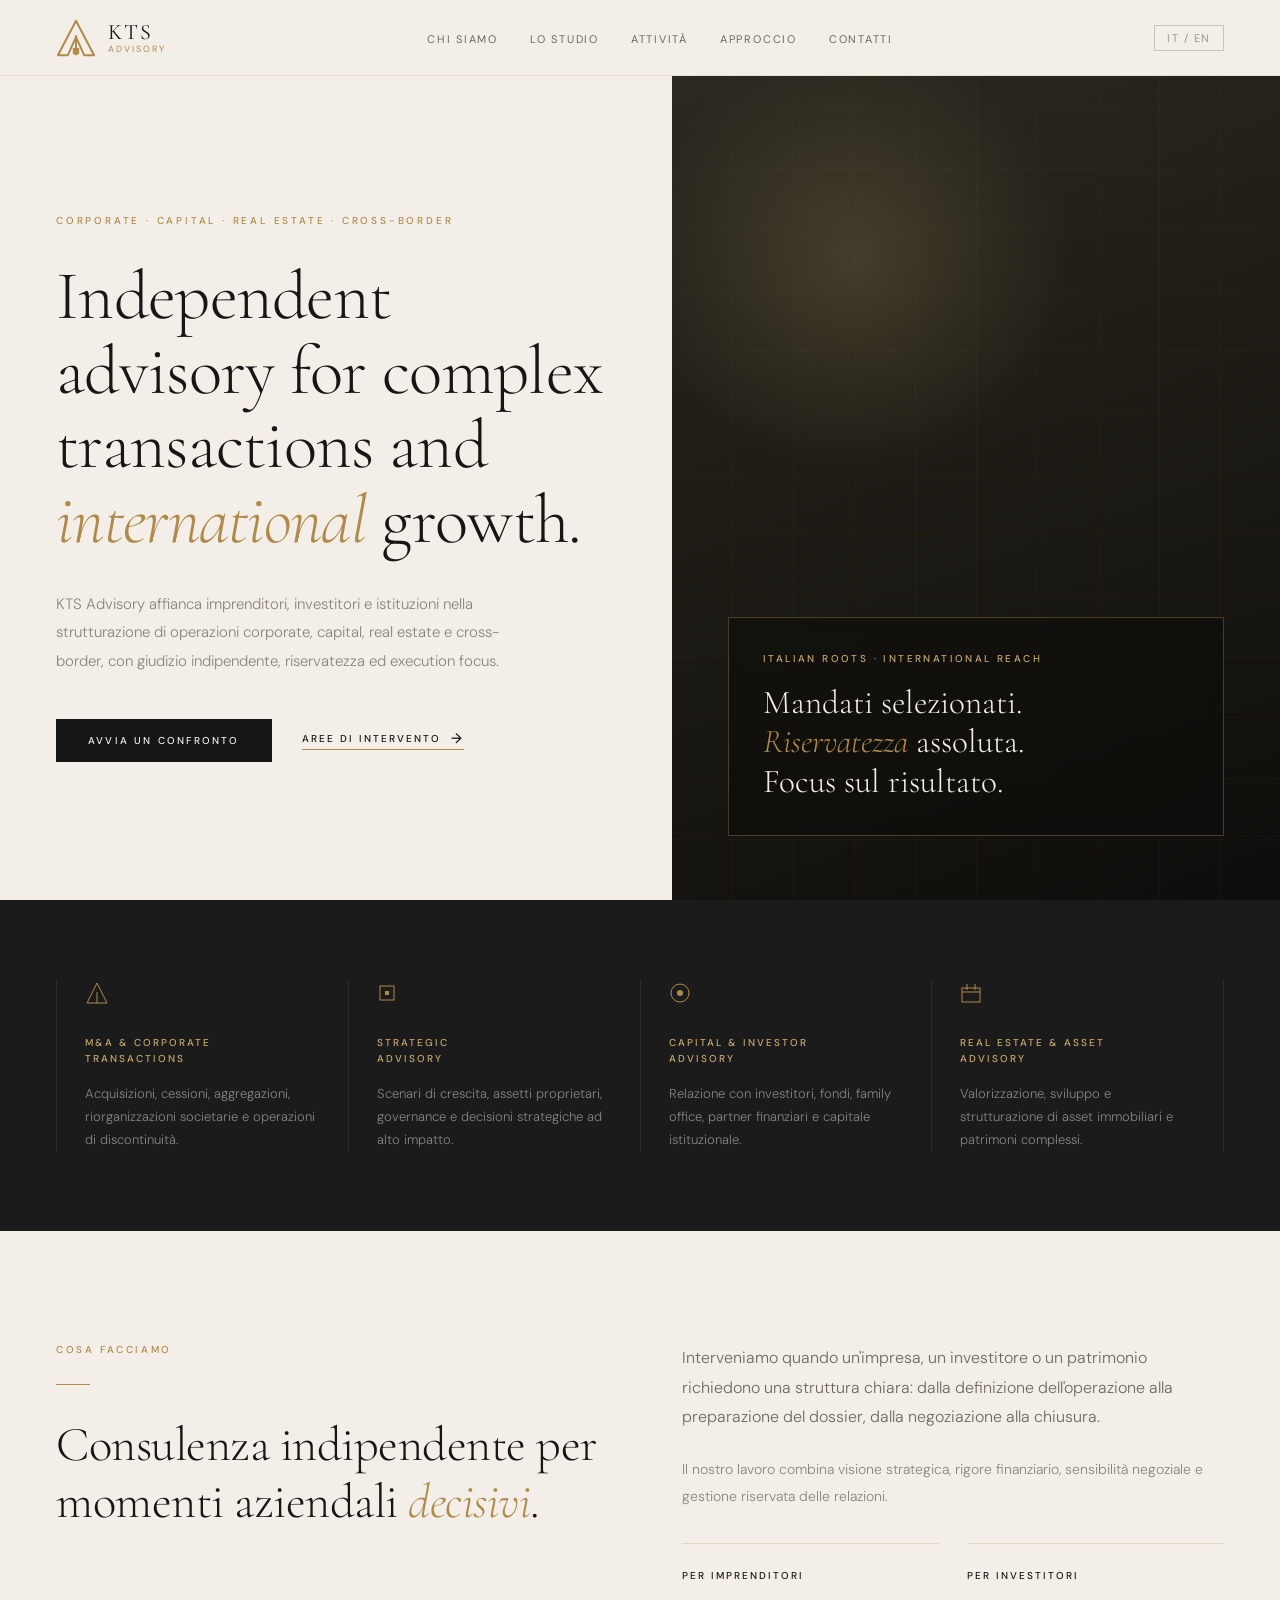
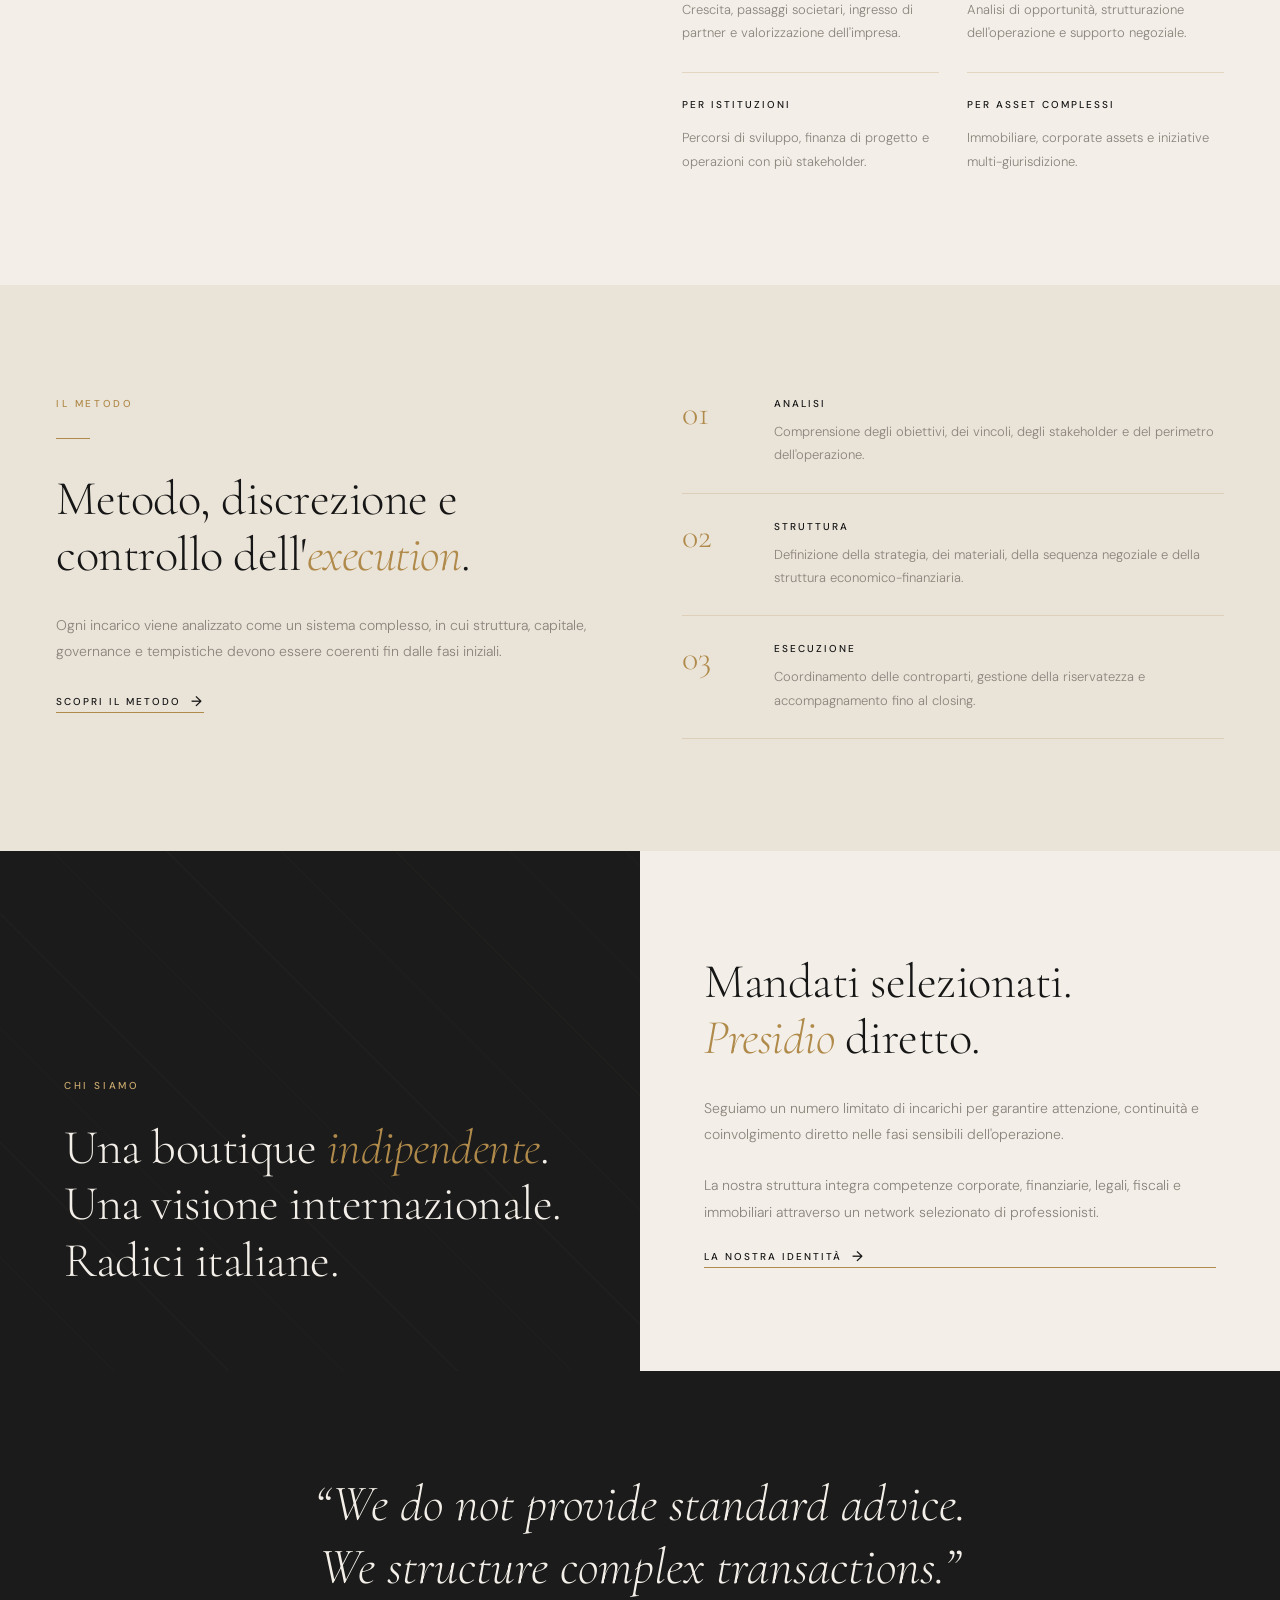
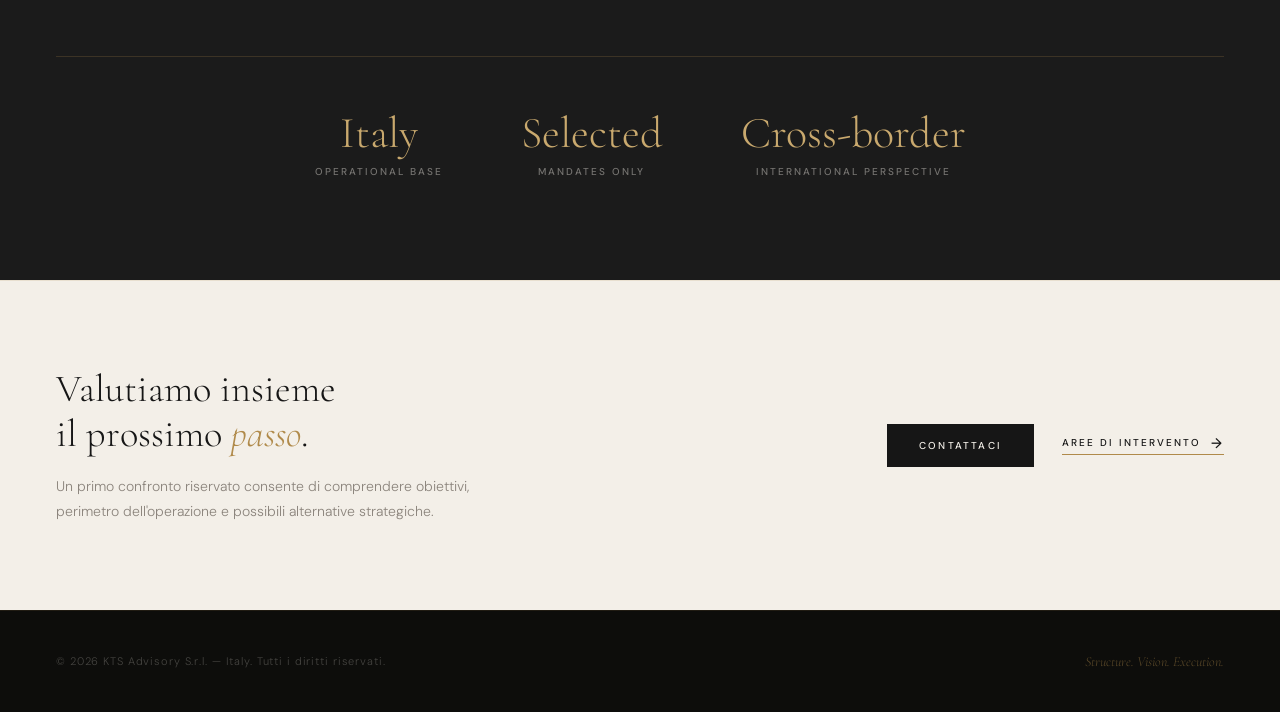
<file: kts-advisory-site/index.html>
<!DOCTYPE html>
<html lang="it">
<head>
<meta charset="UTF-8">
<meta name="viewport" content="width=device-width, initial-scale=1.0">
<title>KTS Advisory | Corporate, Capital & Real Estate Advisory</title>
<meta name="description" content="Boutique indipendente di advisory per operazioni corporate, capital, real estate e cross-border.">
<link rel="preconnect" href="https://fonts.googleapis.com">
<link href="https://fonts.googleapis.com/css2?family=Cormorant+Garamond:ital,wght@0,300;0,400;0,500;1,300;1,400&family=DM+Sans:wght@300;400;500&display=swap" rel="stylesheet">
<link rel="stylesheet" href="assets/css/style.css">
</head>
<body>
<nav class="navbar">
  <a href="index.html" class="logo-wrap" aria-label="KTS Advisory home">
    <svg class="logo-icon" viewBox="0 0 44 42" fill="none" xmlns="http://www.w3.org/2000/svg"><polygon points="22,2 2,40 13,40 22,20 31,40 42,40" fill="none" stroke="#B08A4A" stroke-width="2.2" stroke-linejoin="round"/><line x1="22" y1="18" x2="22" y2="40" stroke="#B08A4A" stroke-width="2.2"/><rect x="18.5" y="32" width="7" height="7" fill="#B08A4A"/></svg>
    <span class="logo-text"><span class="logo-kts">KTS</span><span class="logo-adv">Advisory</span></span>
  </a>
  <ul class="nav-links">
    <li><a href="about.html">Chi siamo</a></li><li><a href="studio.html">Lo Studio</a></li><li><a href="attivita.html">Attività</a></li><li><a href="approccio.html">Approccio</a></li><li><a href="contatti.html">Contatti</a></li>
  </ul>
  <div class="nav-actions"><a class="nav-lang" href="#">IT / EN</a><button class="mobile-toggle" aria-label="Apri menu"><span></span><span></span><span></span></button></div>
</nav>
<main>
<section class="hero">
  <div class="hero-left fade-in">
    <p class="hero-eyebrow">Corporate · Capital · Real Estate · Cross-Border</p>
    <h1 class="h1">Independent advisory for complex transactions and <em>international</em> growth.</h1>
    <p class="hero-sub">KTS Advisory affianca imprenditori, investitori e istituzioni nella strutturazione di operazioni corporate, capital, real estate e cross-border, con giudizio indipendente, riservatezza ed execution focus.</p>
    <div class="btn-row"><a href="contatti.html" class="btn-primary">Avvia un confronto</a><a href="attivita.html" class="btn-ghost">Aree di intervento</a></div>
  </div>
  <div class="hero-right">
    <div class="hero-bg"></div>
    <div class="hero-card fade-in"><p class="hero-card-label">Italian roots · International reach</p><p class="hero-card-text">Mandati selezionati.<br><em>Riservatezza</em> assoluta.<br>Focus sul risultato.</p></div>
  </div>
</section>

<section class="service-strip">
  <div class="service-strip-grid">
    <div class="service-strip-item fade-in"><svg class="service-icon" width="24" height="22" viewBox="0 0 24 22" fill="none"><polygon points="12,1 22,21 2,21" fill="none" stroke="currentColor" stroke-width="1"/><line x1="12" y1="10" x2="12" y2="21" stroke="currentColor" stroke-width="1"/></svg><p class="service-title">M&A & Corporate<br>Transactions</p><p class="service-desc">Acquisizioni, cessioni, aggregazioni, riorganizzazioni societarie e operazioni di discontinuità.</p></div>
    <div class="service-strip-item fade-in"><svg class="service-icon" width="20" height="20" viewBox="0 0 20 20" fill="none"><rect x="3" y="3" width="14" height="14" fill="none" stroke="currentColor" stroke-width="1"/><rect x="8" y="8" width="4" height="4" fill="currentColor"/></svg><p class="service-title">Strategic<br>Advisory</p><p class="service-desc">Scenari di crescita, assetti proprietari, governance e decisioni strategiche ad alto impatto.</p></div>
    <div class="service-strip-item fade-in"><svg class="service-icon" width="22" height="22" viewBox="0 0 22 22" fill="none"><circle cx="11" cy="11" r="9" fill="none" stroke="currentColor" stroke-width="1"/><circle cx="11" cy="11" r="3" fill="currentColor"/></svg><p class="service-title">Capital & Investor<br>Advisory</p><p class="service-desc">Relazione con investitori, fondi, family office, partner finanziari e capitale istituzionale.</p></div>
    <div class="service-strip-item fade-in"><svg class="service-icon" width="22" height="22" viewBox="0 0 22 22" fill="none"><rect x="2" y="6" width="18" height="14" fill="none" stroke="currentColor" stroke-width="1"/><line x1="2" y1="10" x2="20" y2="10" stroke="currentColor" stroke-width="1"/><line x1="7" y1="2" x2="7" y2="8" stroke="currentColor" stroke-width="1"/><line x1="15" y1="2" x2="15" y2="8" stroke="currentColor" stroke-width="1"/></svg><p class="service-title">Real Estate & Asset<br>Advisory</p><p class="service-desc">Valorizzazione, sviluppo e strutturazione di asset immobiliari e patrimoni complessi.</p></div>
  </div>
</section>

<section class="section">
  <div class="grid-2">
    <div class="fade-in"><p class="section-label">Cosa facciamo</p><div class="brass-line"></div><h2 class="h2">Consulenza indipendente per momenti aziendali <em>decisivi</em>.</h2></div>
    <div class="fade-in"><p class="body-text large">Interveniamo quando un'impresa, un investitore o un patrimonio richiedono una struttura chiara: dalla definizione dell'operazione alla preparazione del dossier, dalla negoziazione alla chiusura.</p><p class="body-text">Il nostro lavoro combina visione strategica, rigore finanziario, sensibilità negoziale e gestione riservata delle relazioni.</p>
      <div class="grid-2" style="gap:28px;margin-top:34px">
        <div class="card"><p class="card-title">Per imprenditori</p><p class="card-text">Crescita, passaggi societari, ingresso di partner e valorizzazione dell'impresa.</p></div>
        <div class="card"><p class="card-title">Per investitori</p><p class="card-text">Analisi di opportunità, strutturazione dell'operazione e supporto negoziale.</p></div>
        <div class="card"><p class="card-title">Per istituzioni</p><p class="card-text">Percorsi di sviluppo, finanza di progetto e operazioni con più stakeholder.</p></div>
        <div class="card"><p class="card-title">Per asset complessi</p><p class="card-text">Immobiliare, corporate assets e iniziative multi-giurisdizione.</p></div>
      </div>
    </div>
  </div>
</section>

<section class="section ivory-2">
  <div class="grid-2">
    <div class="fade-in"><p class="section-label">Il metodo</p><div class="brass-line"></div><h2 class="h2">Metodo, discrezione e controllo dell'<em>execution</em>.</h2><p class="body-text" style="margin-top:28px">Ogni incarico viene analizzato come un sistema complesso, in cui struttura, capitale, governance e tempistiche devono essere coerenti fin dalle fasi iniziali.</p><a href="approccio.html" class="btn-ghost">Scopri il metodo</a></div>
    <div class="process-list fade-in">
      <div class="process-item"><span class="process-num">01</span><div><p class="process-title">Analisi</p><p class="process-text">Comprensione degli obiettivi, dei vincoli, degli stakeholder e del perimetro dell'operazione.</p></div></div>
      <div class="process-item"><span class="process-num">02</span><div><p class="process-title">Struttura</p><p class="process-text">Definizione della strategia, dei materiali, della sequenza negoziale e della struttura economico-finanziaria.</p></div></div>
      <div class="process-item"><span class="process-num">03</span><div><p class="process-title">Esecuzione</p><p class="process-text">Coordinamento delle controparti, gestione della riservatezza e accompagnamento fino al closing.</p></div></div>
    </div>
  </div>
</section>

<section class="split">
  <div class="split-dark fade-in"><div class="split-dark-inner"><p class="section-label">Chi siamo</p><h2 class="h2">Una boutique <em>indipendente</em>.<br>Una visione internazionale.<br>Radici italiane.</h2></div></div>
  <div class="split-light fade-in"><h2 class="h2">Mandati selezionati.<br><em>Presidio</em> diretto.</h2><p class="body-text" style="margin-top:28px">Seguiamo un numero limitato di incarichi per garantire attenzione, continuità e coinvolgimento diretto nelle fasi sensibili dell'operazione.</p><p class="body-text">La nostra struttura integra competenze corporate, finanziarie, legali, fiscali e immobiliari attraverso un network selezionato di professionisti.</p><a href="about.html" class="btn-ghost">La nostra identità</a></div>
</section>

<section class="quote-band">
  <p class="quote-text fade-in">“We do not provide standard advice.<br>We structure complex transactions.”</p>
  <div class="stats fade-in"><div><p class="stat-num">Italy</p><p class="stat-label">Operational base</p></div><div><p class="stat-num">Selected</p><p class="stat-label">Mandates only</p></div><div><p class="stat-num">Cross-border</p><p class="stat-label">International perspective</p></div></div>
</section>

<section class="cta-band fade-in">
  <div><p class="cta-text">Valutiamo insieme<br>il prossimo <em>passo</em>.</p><p class="cta-copy">Un primo confronto riservato consente di comprendere obiettivi, perimetro dell'operazione e possibili alternative strategiche.</p></div>
  <div class="cta-actions"><a href="contatti.html" class="btn-primary">Contattaci</a><a href="attivita.html" class="btn-ghost">Aree di intervento</a></div>
</section>
</main>
<footer class="footer"><span class="footer-copy">© 2026 KTS Advisory S.r.l. — Italy. Tutti i diritti riservati.</span><span class="footer-tagline">Structure. Vision. Execution.</span></footer>
<script src="assets/js/main.js"></script>
</body>
</html>
</file>
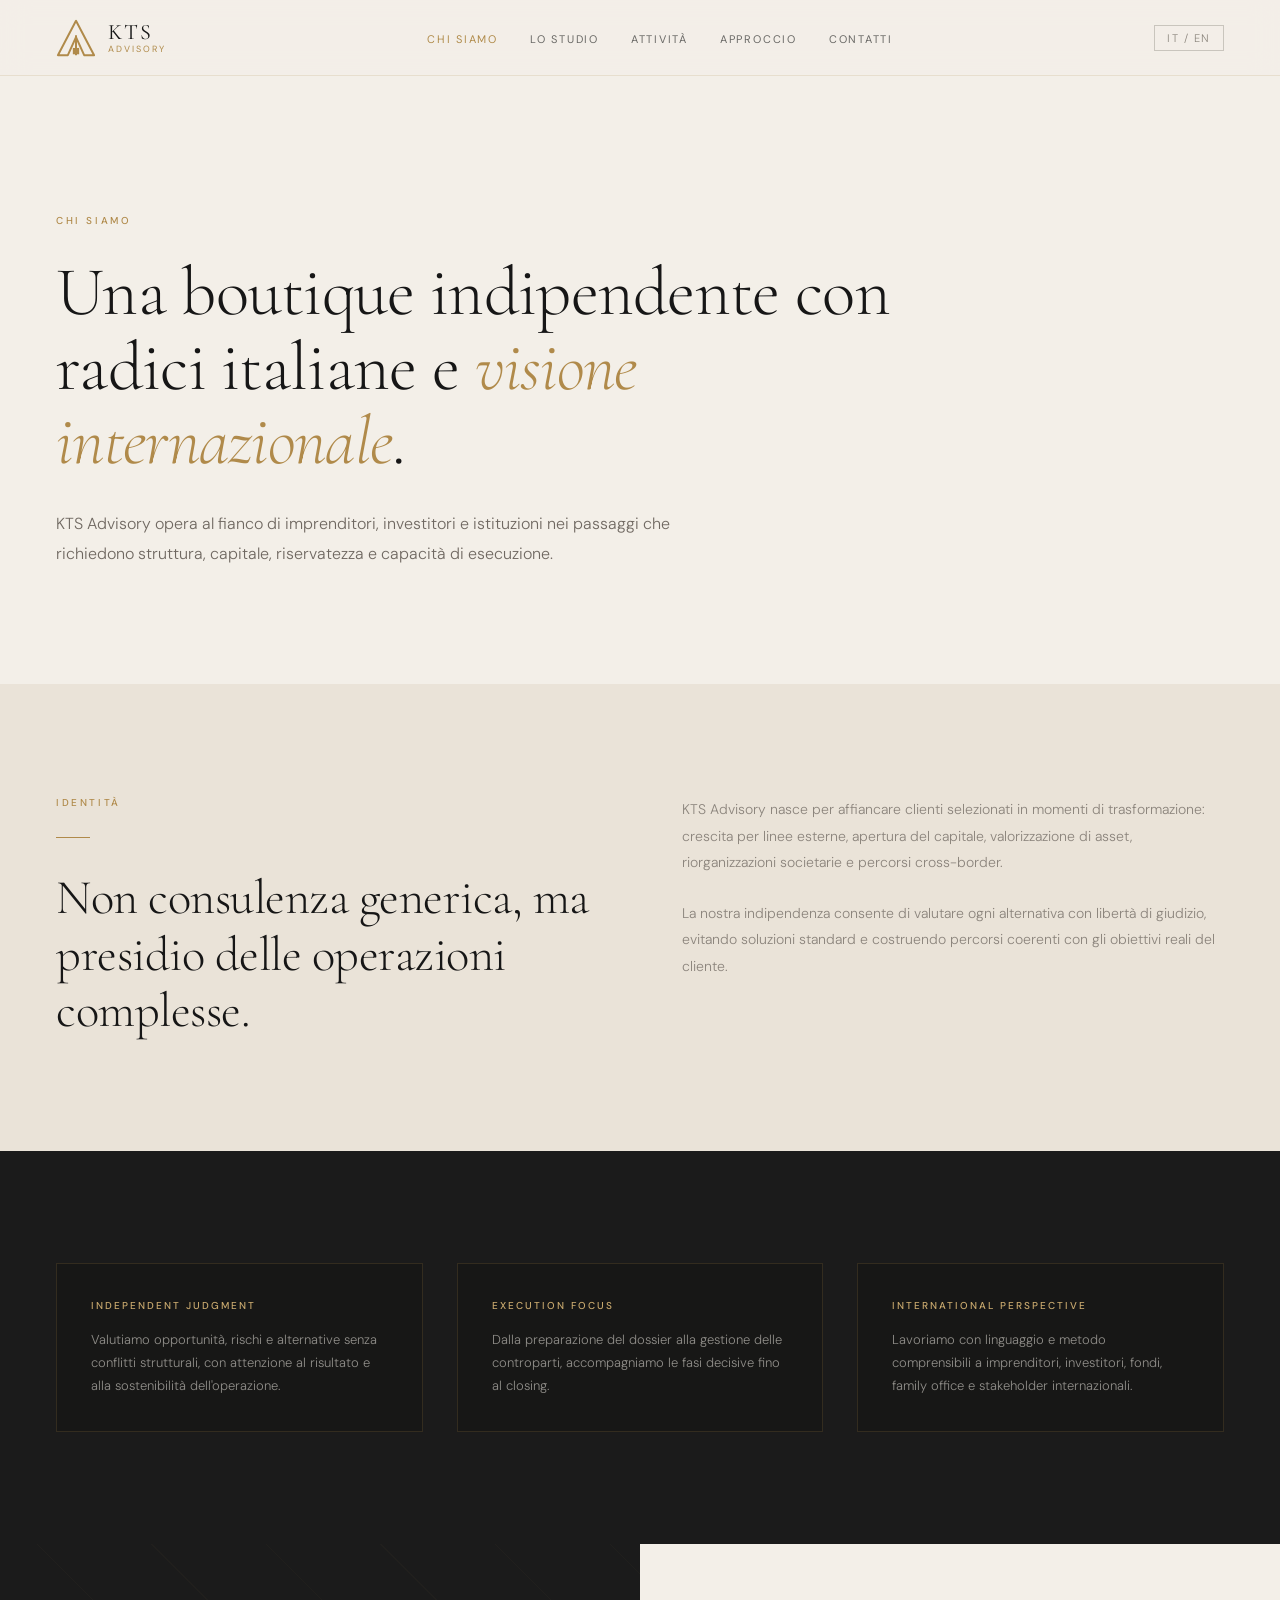
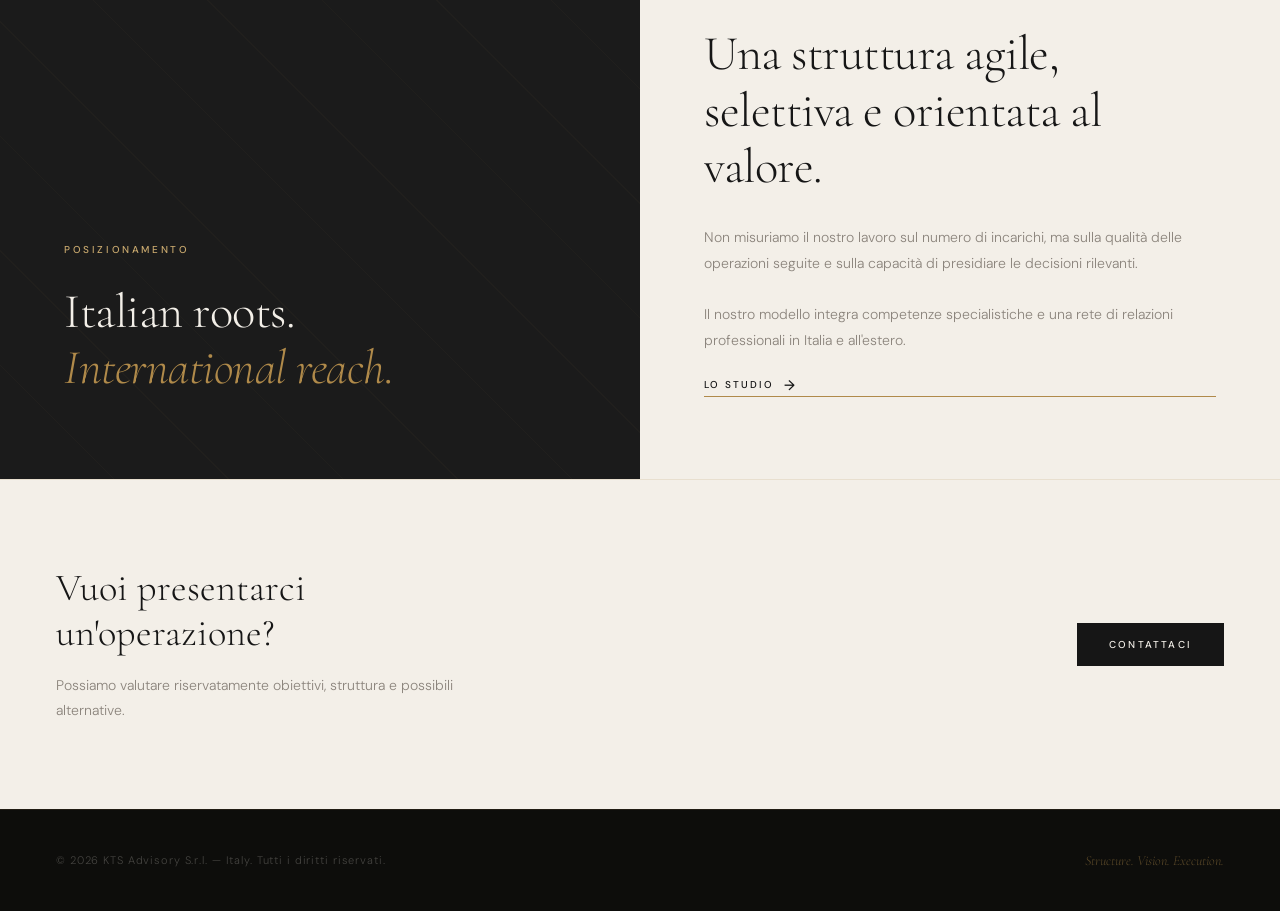
<file: kts-advisory-site/about.html>
<!DOCTYPE html><html lang="it"><head><meta charset="UTF-8"><meta name="viewport" content="width=device-width, initial-scale=1.0"><title>Chi siamo | KTS Advisory</title><meta name="description" content="Identità, posizionamento e visione internazionale di KTS Advisory."><link rel="preconnect" href="https://fonts.googleapis.com"><link href="https://fonts.googleapis.com/css2?family=Cormorant+Garamond:ital,wght@0,300;0,400;0,500;1,300;1,400&family=DM+Sans:wght@300;400;500&display=swap" rel="stylesheet"><link rel="stylesheet" href="assets/css/style.css"></head><body>
<nav class="navbar"><a href="index.html" class="logo-wrap"><svg class="logo-icon" viewBox="0 0 44 42" fill="none" xmlns="http://www.w3.org/2000/svg"><polygon points="22,2 2,40 13,40 22,20 31,40 42,40" fill="none" stroke="#B08A4A" stroke-width="2.2" stroke-linejoin="round"/><line x1="22" y1="18" x2="22" y2="40" stroke="#B08A4A" stroke-width="2.2"/><rect x="18.5" y="32" width="7" height="7" fill="#B08A4A"/></svg><span class="logo-text"><span class="logo-kts">KTS</span><span class="logo-adv">Advisory</span></span></a><ul class="nav-links"><li><a class="active" href="about.html">Chi siamo</a></li><li><a href="studio.html">Lo Studio</a></li><li><a href="attivita.html">Attività</a></li><li><a href="approccio.html">Approccio</a></li><li><a href="contatti.html">Contatti</a></li></ul><div class="nav-actions"><a class="nav-lang" href="#">IT / EN</a><button class="mobile-toggle" aria-label="Apri menu"><span></span><span></span><span></span></button></div></nav>
<main><section class="page-hero"><div class="page-hero-inner fade-in"><p class="section-label">Chi siamo</p><h1 class="h1">Una boutique indipendente con radici italiane e <em>visione internazionale</em>.</h1><p class="body-text large">KTS Advisory opera al fianco di imprenditori, investitori e istituzioni nei passaggi che richiedono struttura, capitale, riservatezza e capacità di esecuzione.</p></div></section>
<section class="section ivory-2"><div class="grid-2"><div class="fade-in"><p class="section-label">Identità</p><div class="brass-line"></div><h2 class="h2">Non consulenza generica, ma presidio delle operazioni complesse.</h2></div><div class="fade-in"><p class="body-text">KTS Advisory nasce per affiancare clienti selezionati in momenti di trasformazione: crescita per linee esterne, apertura del capitale, valorizzazione di asset, riorganizzazioni societarie e percorsi cross-border.</p><p class="body-text">La nostra indipendenza consente di valutare ogni alternativa con libertà di giudizio, evitando soluzioni standard e costruendo percorsi coerenti con gli obiettivi reali del cliente.</p></div></div></section>
<section class="section dark"><div class="grid-3"><div class="card dark-card fade-in"><p class="card-title">Independent judgment</p><p class="card-text">Valutiamo opportunità, rischi e alternative senza conflitti strutturali, con attenzione al risultato e alla sostenibilità dell'operazione.</p></div><div class="card dark-card fade-in"><p class="card-title">Execution focus</p><p class="card-text">Dalla preparazione del dossier alla gestione delle controparti, accompagniamo le fasi decisive fino al closing.</p></div><div class="card dark-card fade-in"><p class="card-title">International perspective</p><p class="card-text">Lavoriamo con linguaggio e metodo comprensibili a imprenditori, investitori, fondi, family office e stakeholder internazionali.</p></div></div></section>
<section class="split"><div class="split-dark fade-in"><div class="split-dark-inner"><p class="section-label">Posizionamento</p><h2 class="h2">Italian roots.<br><em>International reach.</em></h2></div></div><div class="split-light fade-in"><h2 class="h2">Una struttura agile, selettiva e orientata al valore.</h2><p class="body-text" style="margin-top:28px">Non misuriamo il nostro lavoro sul numero di incarichi, ma sulla qualità delle operazioni seguite e sulla capacità di presidiare le decisioni rilevanti.</p><p class="body-text">Il nostro modello integra competenze specialistiche e una rete di relazioni professionali in Italia e all'estero.</p><a href="studio.html" class="btn-ghost">Lo Studio</a></div></section>
<section class="cta-band fade-in"><div><p class="cta-text">Vuoi presentarci<br>un'operazione?</p><p class="cta-copy">Possiamo valutare riservatamente obiettivi, struttura e possibili alternative.</p></div><div class="cta-actions"><a href="contatti.html" class="btn-primary">Contattaci</a></div></section></main><footer class="footer"><span class="footer-copy">© 2026 KTS Advisory S.r.l. — Italy. Tutti i diritti riservati.</span><span class="footer-tagline">Structure. Vision. Execution.</span></footer><script src="assets/js/main.js"></script></body></html>
</file>
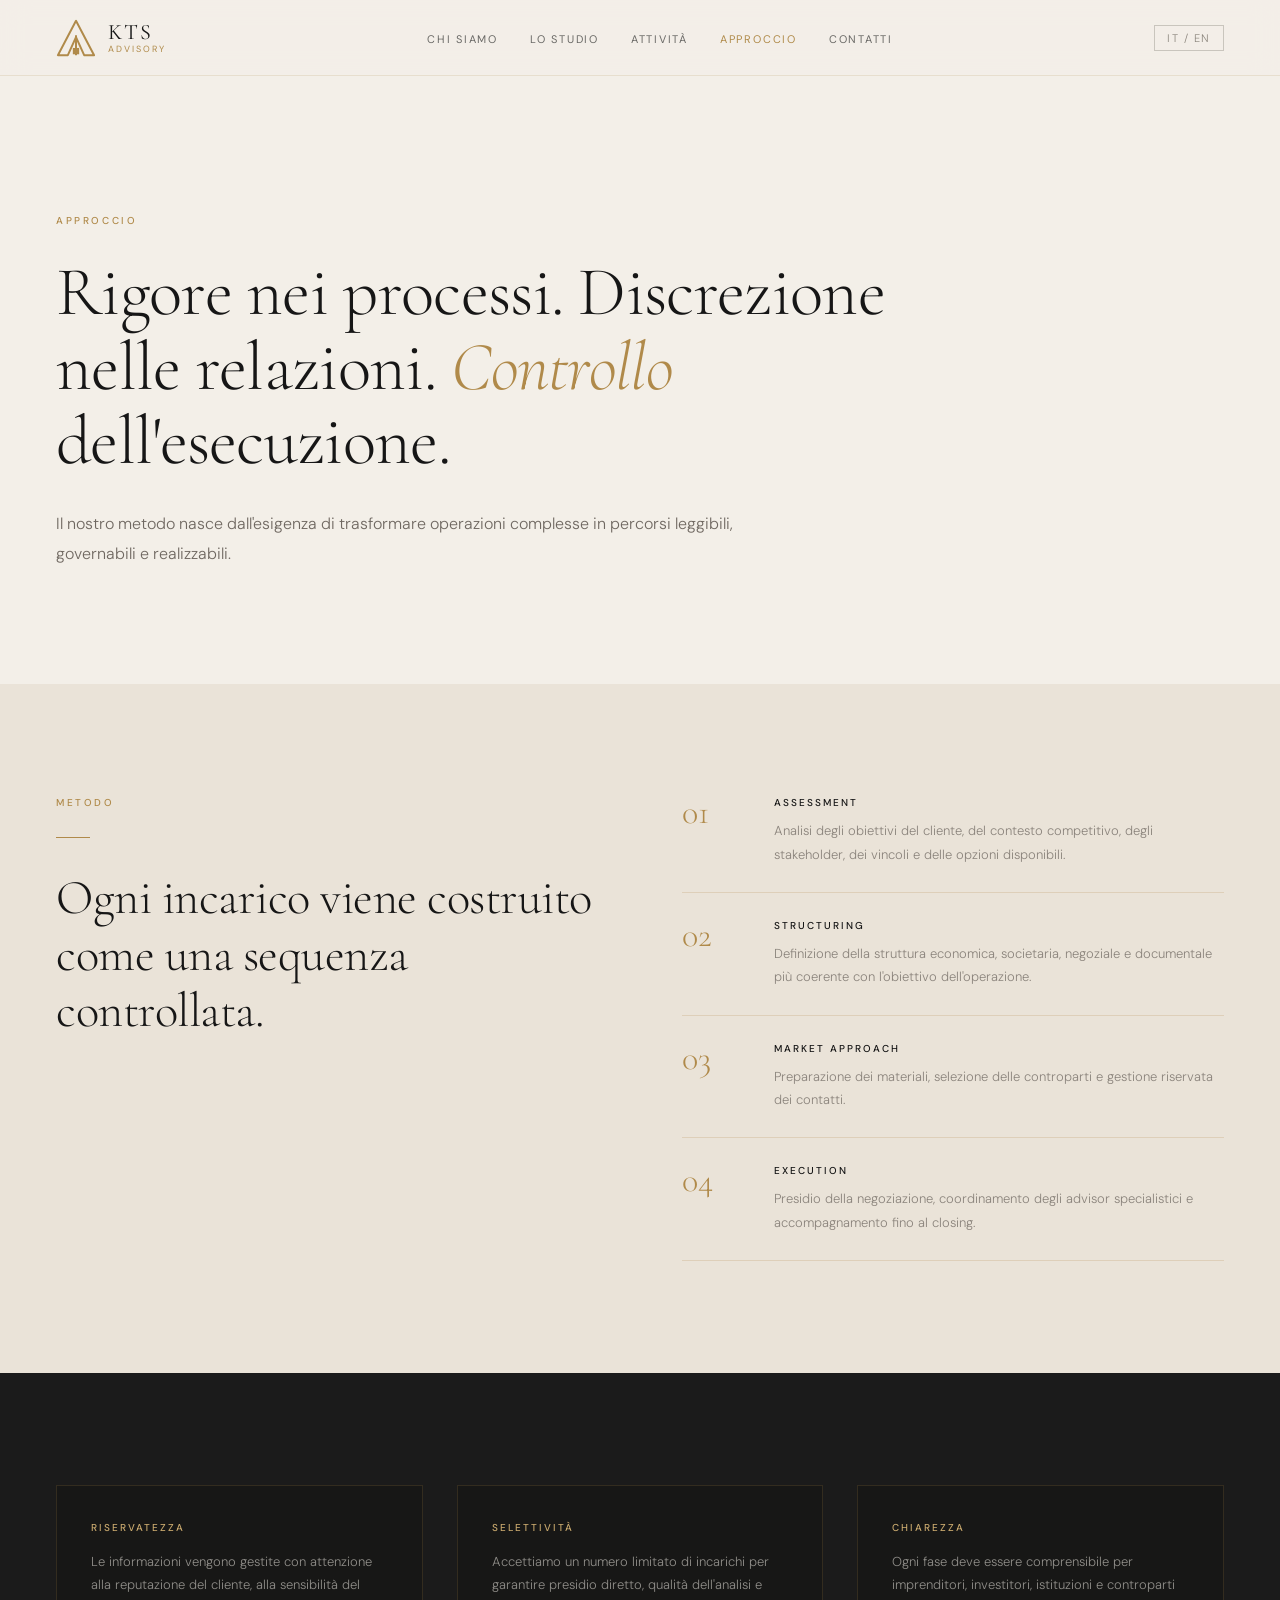
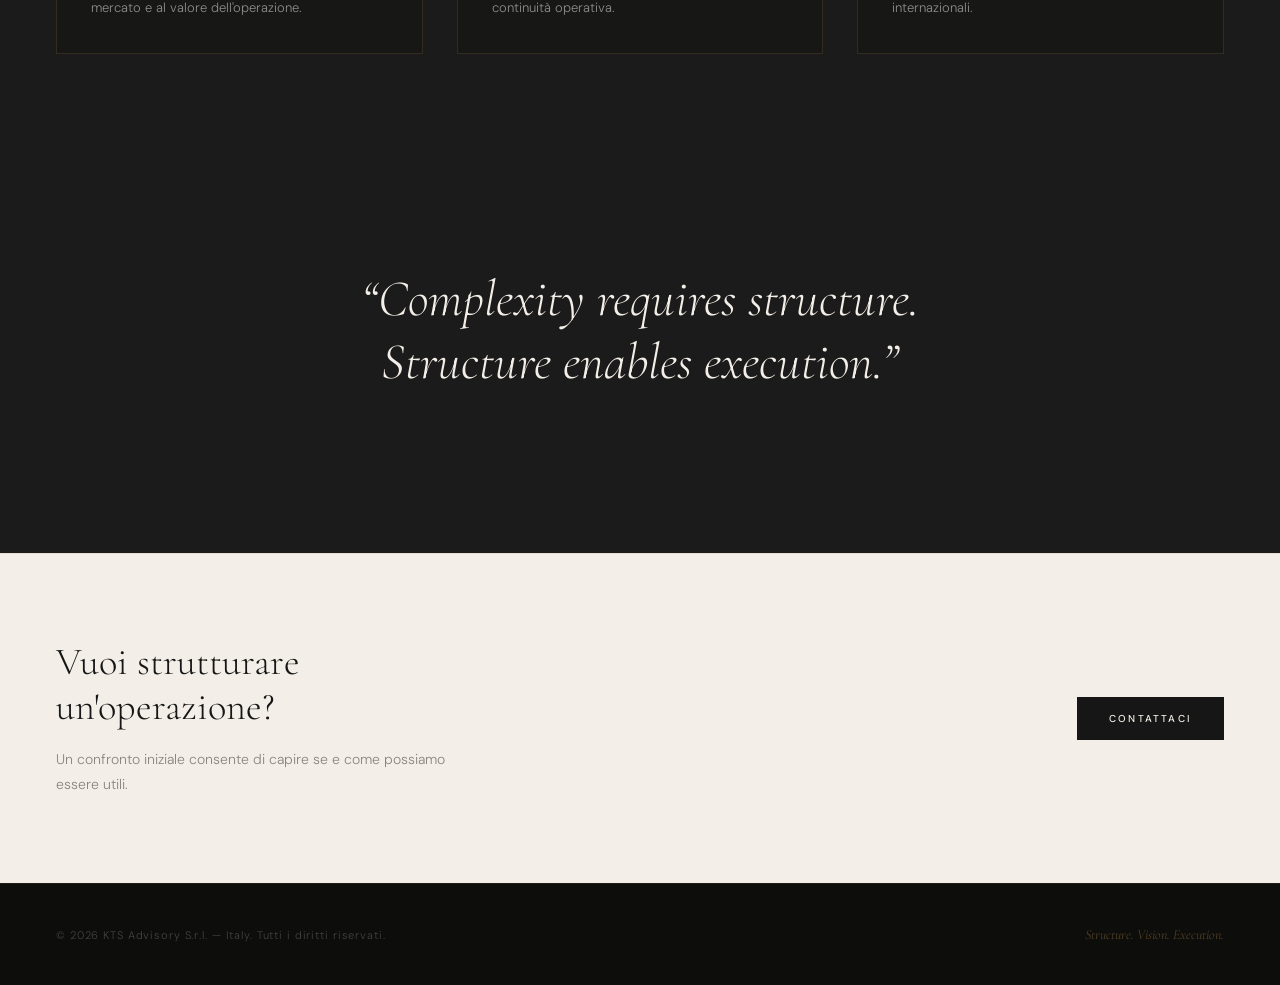
<file: kts-advisory-site/approccio.html>
<!DOCTYPE html><html lang="it"><head><meta charset="UTF-8"><meta name="viewport" content="width=device-width, initial-scale=1.0"><title>Approccio | KTS Advisory</title><meta name="description" content="Metodo KTS Advisory: analisi, struttura, esecuzione e riservatezza."><link rel="preconnect" href="https://fonts.googleapis.com"><link href="https://fonts.googleapis.com/css2?family=Cormorant+Garamond:ital,wght@0,300;0,400;0,500;1,300;1,400&family=DM+Sans:wght@300;400;500&display=swap" rel="stylesheet"><link rel="stylesheet" href="assets/css/style.css"></head><body>
<nav class="navbar"><a href="index.html" class="logo-wrap"><svg class="logo-icon" viewBox="0 0 44 42" fill="none" xmlns="http://www.w3.org/2000/svg"><polygon points="22,2 2,40 13,40 22,20 31,40 42,40" fill="none" stroke="#B08A4A" stroke-width="2.2" stroke-linejoin="round"/><line x1="22" y1="18" x2="22" y2="40" stroke="#B08A4A" stroke-width="2.2"/><rect x="18.5" y="32" width="7" height="7" fill="#B08A4A"/></svg><span class="logo-text"><span class="logo-kts">KTS</span><span class="logo-adv">Advisory</span></span></a><ul class="nav-links"><li><a href="about.html">Chi siamo</a></li><li><a href="studio.html">Lo Studio</a></li><li><a href="attivita.html">Attività</a></li><li><a class="active" href="approccio.html">Approccio</a></li><li><a href="contatti.html">Contatti</a></li></ul><div class="nav-actions"><a class="nav-lang" href="#">IT / EN</a><button class="mobile-toggle" aria-label="Apri menu"><span></span><span></span><span></span></button></div></nav>
<main><section class="page-hero"><div class="page-hero-inner fade-in"><p class="section-label">Approccio</p><h1 class="h1">Rigore nei processi. Discrezione nelle relazioni. <em>Controllo</em> dell'esecuzione.</h1><p class="body-text large">Il nostro metodo nasce dall'esigenza di trasformare operazioni complesse in percorsi leggibili, governabili e realizzabili.</p></div></section>
<section class="section ivory-2"><div class="grid-2"><div class="fade-in"><p class="section-label">Metodo</p><div class="brass-line"></div><h2 class="h2">Ogni incarico viene costruito come una sequenza controllata.</h2></div><div class="process-list fade-in"><div class="process-item"><span class="process-num">01</span><div><p class="process-title">Assessment</p><p class="process-text">Analisi degli obiettivi del cliente, del contesto competitivo, degli stakeholder, dei vincoli e delle opzioni disponibili.</p></div></div><div class="process-item"><span class="process-num">02</span><div><p class="process-title">Structuring</p><p class="process-text">Definizione della struttura economica, societaria, negoziale e documentale più coerente con l'obiettivo dell'operazione.</p></div></div><div class="process-item"><span class="process-num">03</span><div><p class="process-title">Market approach</p><p class="process-text">Preparazione dei materiali, selezione delle controparti e gestione riservata dei contatti.</p></div></div><div class="process-item"><span class="process-num">04</span><div><p class="process-title">Execution</p><p class="process-text">Presidio della negoziazione, coordinamento degli advisor specialistici e accompagnamento fino al closing.</p></div></div></div></div></section>
<section class="section dark"><div class="grid-3"><div class="card dark-card fade-in"><p class="card-title">Riservatezza</p><p class="card-text">Le informazioni vengono gestite con attenzione alla reputazione del cliente, alla sensibilità del mercato e al valore dell'operazione.</p></div><div class="card dark-card fade-in"><p class="card-title">Selettività</p><p class="card-text">Accettiamo un numero limitato di incarichi per garantire presidio diretto, qualità dell'analisi e continuità operativa.</p></div><div class="card dark-card fade-in"><p class="card-title">Chiarezza</p><p class="card-text">Ogni fase deve essere comprensibile per imprenditori, investitori, istituzioni e controparti internazionali.</p></div></div></section>
<section class="quote-band"><p class="quote-text fade-in">“Complexity requires structure.<br>Structure enables execution.”</p></section>
<section class="cta-band fade-in"><div><p class="cta-text">Vuoi strutturare<br>un'operazione?</p><p class="cta-copy">Un confronto iniziale consente di capire se e come possiamo essere utili.</p></div><div class="cta-actions"><a href="contatti.html" class="btn-primary">Contattaci</a></div></section></main><footer class="footer"><span class="footer-copy">© 2026 KTS Advisory S.r.l. — Italy. Tutti i diritti riservati.</span><span class="footer-tagline">Structure. Vision. Execution.</span></footer><script src="assets/js/main.js"></script></body></html>
</file>
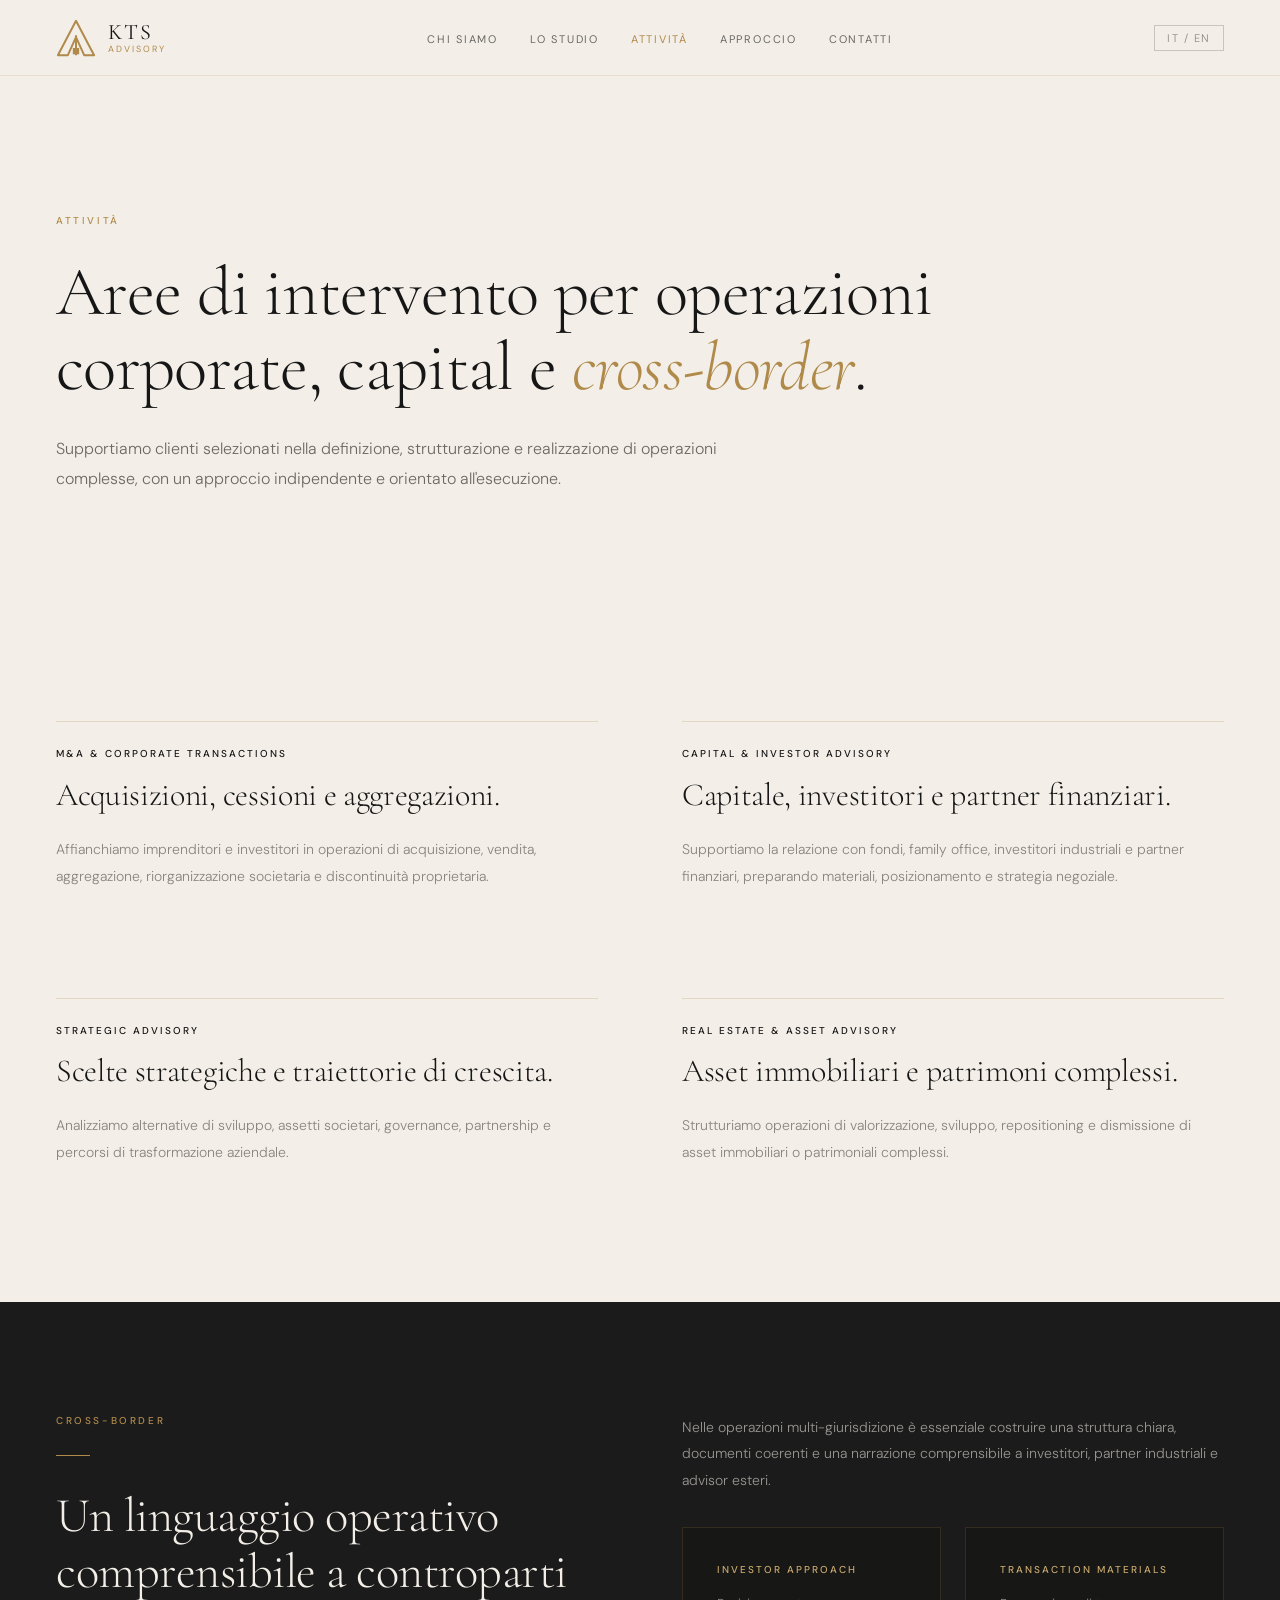
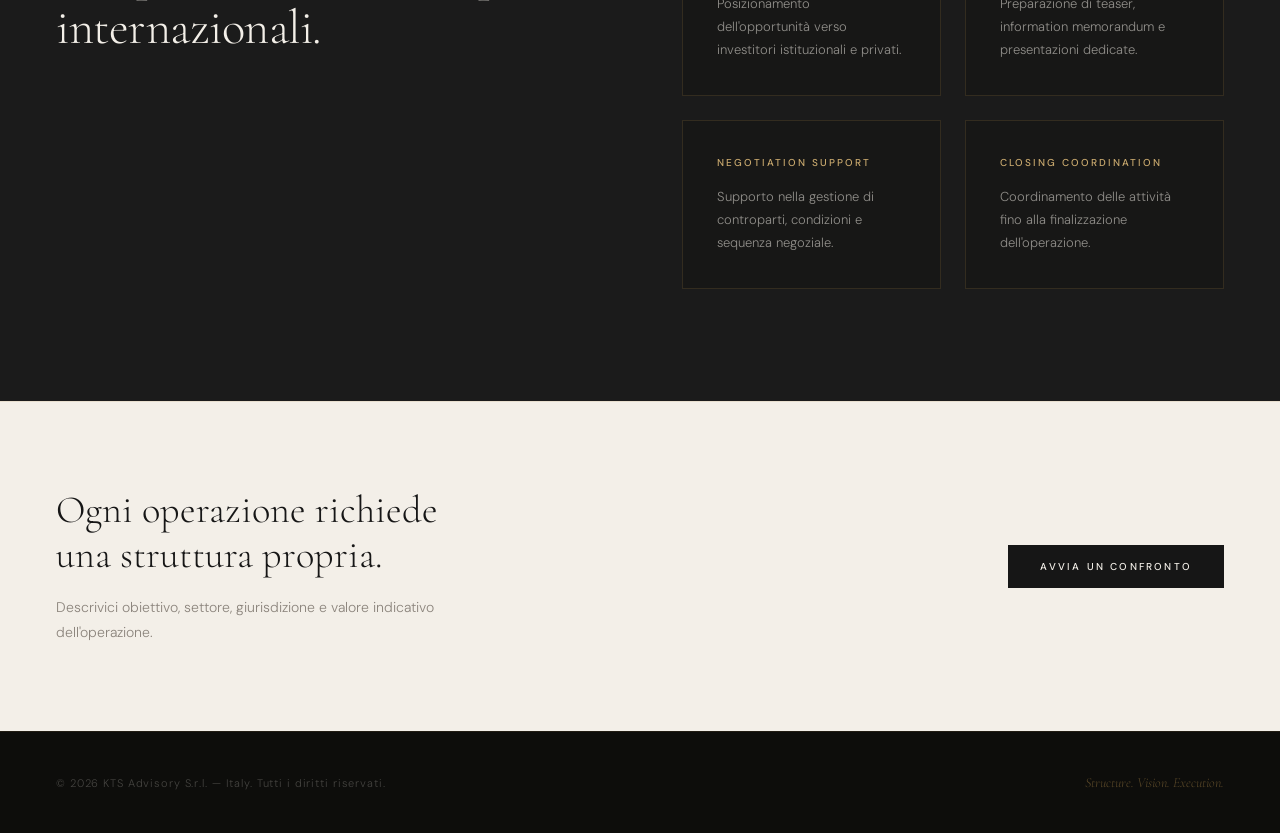
<file: kts-advisory-site/attivita.html>
<!DOCTYPE html><html lang="it"><head><meta charset="UTF-8"><meta name="viewport" content="width=device-width, initial-scale=1.0"><title>Attività | KTS Advisory</title><meta name="description" content="Aree di intervento: M&A, strategic advisory, capital advisory, real estate e cross-border transactions."><link rel="preconnect" href="https://fonts.googleapis.com"><link href="https://fonts.googleapis.com/css2?family=Cormorant+Garamond:ital,wght@0,300;0,400;0,500;1,300;1,400&family=DM+Sans:wght@300;400;500&display=swap" rel="stylesheet"><link rel="stylesheet" href="assets/css/style.css"></head><body>
<nav class="navbar"><a href="index.html" class="logo-wrap"><svg class="logo-icon" viewBox="0 0 44 42" fill="none" xmlns="http://www.w3.org/2000/svg"><polygon points="22,2 2,40 13,40 22,20 31,40 42,40" fill="none" stroke="#B08A4A" stroke-width="2.2" stroke-linejoin="round"/><line x1="22" y1="18" x2="22" y2="40" stroke="#B08A4A" stroke-width="2.2"/><rect x="18.5" y="32" width="7" height="7" fill="#B08A4A"/></svg><span class="logo-text"><span class="logo-kts">KTS</span><span class="logo-adv">Advisory</span></span></a><ul class="nav-links"><li><a href="about.html">Chi siamo</a></li><li><a href="studio.html">Lo Studio</a></li><li><a class="active" href="attivita.html">Attività</a></li><li><a href="approccio.html">Approccio</a></li><li><a href="contatti.html">Contatti</a></li></ul><div class="nav-actions"><a class="nav-lang" href="#">IT / EN</a><button class="mobile-toggle" aria-label="Apri menu"><span></span><span></span><span></span></button></div></nav>
<main><section class="page-hero"><div class="page-hero-inner fade-in"><p class="section-label">Attività</p><h1 class="h1">Aree di intervento per operazioni corporate, capital e <em>cross-border</em>.</h1><p class="body-text large">Supportiamo clienti selezionati nella definizione, strutturazione e realizzazione di operazioni complesse, con un approccio indipendente e orientato all'esecuzione.</p></div></section>
<section class="section"><div class="grid-2"><div class="card fade-in"><p class="card-title">M&A & Corporate Transactions</p><h2 class="h3">Acquisizioni, cessioni e aggregazioni.</h2><p class="body-text" style="margin-top:22px">Affianchiamo imprenditori e investitori in operazioni di acquisizione, vendita, aggregazione, riorganizzazione societaria e discontinuità proprietaria.</p></div><div class="card fade-in"><p class="card-title">Capital & Investor Advisory</p><h2 class="h3">Capitale, investitori e partner finanziari.</h2><p class="body-text" style="margin-top:22px">Supportiamo la relazione con fondi, family office, investitori industriali e partner finanziari, preparando materiali, posizionamento e strategia negoziale.</p></div><div class="card fade-in"><p class="card-title">Strategic Advisory</p><h2 class="h3">Scelte strategiche e traiettorie di crescita.</h2><p class="body-text" style="margin-top:22px">Analizziamo alternative di sviluppo, assetti societari, governance, partnership e percorsi di trasformazione aziendale.</p></div><div class="card fade-in"><p class="card-title">Real Estate & Asset Advisory</p><h2 class="h3">Asset immobiliari e patrimoni complessi.</h2><p class="body-text" style="margin-top:22px">Strutturiamo operazioni di valorizzazione, sviluppo, repositioning e dismissione di asset immobiliari o patrimoniali complessi.</p></div></div></section>
<section class="section dark"><div class="grid-2"><div class="fade-in"><p class="section-label">Cross-border</p><div class="brass-line"></div><h2 class="h2">Un linguaggio operativo comprensibile a controparti internazionali.</h2></div><div class="fade-in"><p class="body-text">Nelle operazioni multi-giurisdizione è essenziale costruire una struttura chiara, documenti coerenti e una narrazione comprensibile a investitori, partner industriali e advisor esteri.</p><div class="grid-2" style="gap:24px;margin-top:34px"><div class="card dark-card"><p class="card-title">Investor approach</p><p class="card-text">Posizionamento dell'opportunità verso investitori istituzionali e privati.</p></div><div class="card dark-card"><p class="card-title">Transaction materials</p><p class="card-text">Preparazione di teaser, information memorandum e presentazioni dedicate.</p></div><div class="card dark-card"><p class="card-title">Negotiation support</p><p class="card-text">Supporto nella gestione di controparti, condizioni e sequenza negoziale.</p></div><div class="card dark-card"><p class="card-title">Closing coordination</p><p class="card-text">Coordinamento delle attività fino alla finalizzazione dell'operazione.</p></div></div></div></div></section>
<section class="cta-band fade-in"><div><p class="cta-text">Ogni operazione richiede<br>una struttura propria.</p><p class="cta-copy">Descrivici obiettivo, settore, giurisdizione e valore indicativo dell'operazione.</p></div><div class="cta-actions"><a href="contatti.html" class="btn-primary">Avvia un confronto</a></div></section></main><footer class="footer"><span class="footer-copy">© 2026 KTS Advisory S.r.l. — Italy. Tutti i diritti riservati.</span><span class="footer-tagline">Structure. Vision. Execution.</span></footer><script src="assets/js/main.js"></script></body></html>
</file>
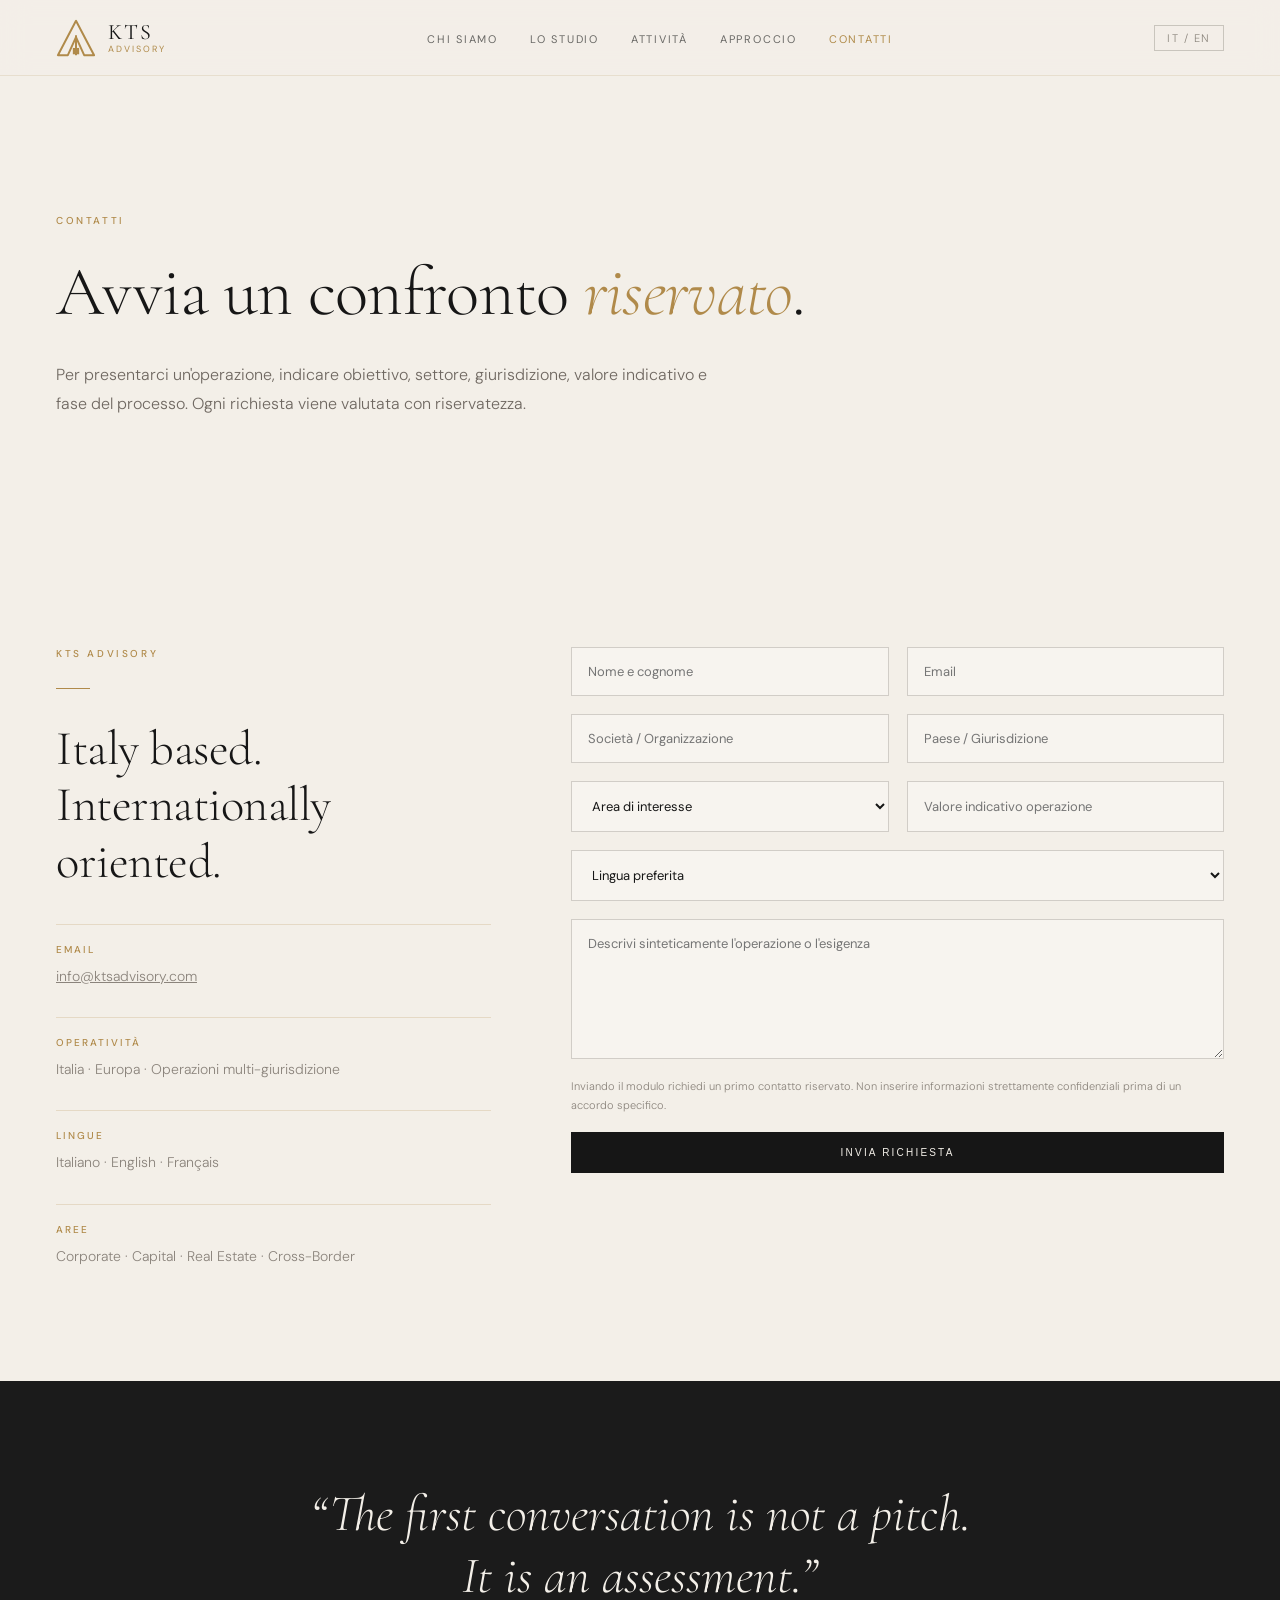
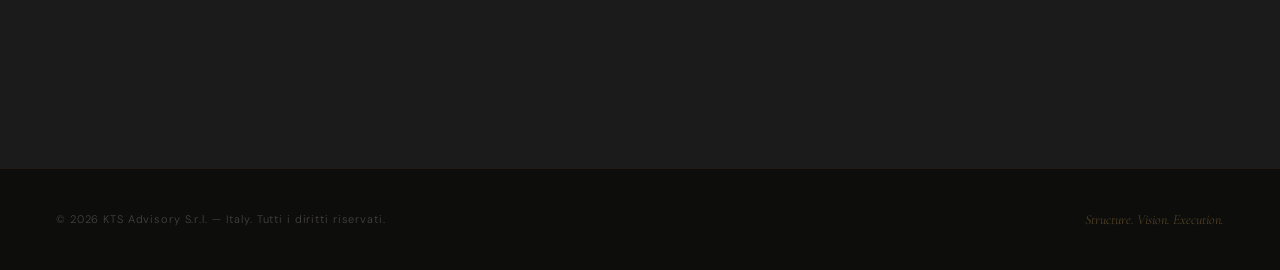
<file: kts-advisory-site/contatti.html>
<!DOCTYPE html><html lang="it"><head><meta charset="UTF-8"><meta name="viewport" content="width=device-width, initial-scale=1.0"><title>Contatti | KTS Advisory</title><meta name="description" content="Contatta KTS Advisory per operazioni corporate, capital, real estate e cross-border."><link rel="preconnect" href="https://fonts.googleapis.com"><link href="https://fonts.googleapis.com/css2?family=Cormorant+Garamond:ital,wght@0,300;0,400;0,500;1,300;1,400&family=DM+Sans:wght@300;400;500&display=swap" rel="stylesheet"><link rel="stylesheet" href="assets/css/style.css"></head><body>
<nav class="navbar"><a href="index.html" class="logo-wrap"><svg class="logo-icon" viewBox="0 0 44 42" fill="none" xmlns="http://www.w3.org/2000/svg"><polygon points="22,2 2,40 13,40 22,20 31,40 42,40" fill="none" stroke="#B08A4A" stroke-width="2.2" stroke-linejoin="round"/><line x1="22" y1="18" x2="22" y2="40" stroke="#B08A4A" stroke-width="2.2"/><rect x="18.5" y="32" width="7" height="7" fill="#B08A4A"/></svg><span class="logo-text"><span class="logo-kts">KTS</span><span class="logo-adv">Advisory</span></span></a><ul class="nav-links"><li><a href="about.html">Chi siamo</a></li><li><a href="studio.html">Lo Studio</a></li><li><a href="attivita.html">Attività</a></li><li><a href="approccio.html">Approccio</a></li><li><a class="active" href="contatti.html">Contatti</a></li></ul><div class="nav-actions"><a class="nav-lang" href="#">IT / EN</a><button class="mobile-toggle" aria-label="Apri menu"><span></span><span></span><span></span></button></div></nav>
<main><section class="page-hero"><div class="page-hero-inner fade-in"><p class="section-label">Contatti</p><h1 class="h1">Avvia un confronto <em>riservato</em>.</h1><p class="body-text large">Per presentarci un'operazione, indicare obiettivo, settore, giurisdizione, valore indicativo e fase del processo. Ogni richiesta viene valutata con riservatezza.</p></div></section>
<section class="section"><div class="contact-grid"><div class="fade-in"><p class="section-label">KTS Advisory</p><div class="brass-line"></div><h2 class="h2">Italy based.<br>Internationally oriented.</h2><div class="contact-list"><div class="contact-item"><p class="contact-label">Email</p><p class="contact-value"><a href="mailto:info@ktsadvisory.com">info@ktsadvisory.com</a></p></div><div class="contact-item"><p class="contact-label">Operatività</p><p class="contact-value">Italia · Europa · Operazioni multi-giurisdizione</p></div><div class="contact-item"><p class="contact-label">Lingue</p><p class="contact-value">Italiano · English · Français</p></div><div class="contact-item"><p class="contact-label">Aree</p><p class="contact-value">Corporate · Capital · Real Estate · Cross-Border</p></div></div></div>
<div class="fade-in"><form class="form" name="contact" method="POST" data-netlify="true"><input type="hidden" name="form-name" value="contact"><div class="form-row"><input class="input" type="text" name="name" placeholder="Nome e cognome" required><input class="input" type="email" name="email" placeholder="Email" required></div><div class="form-row"><input class="input" type="text" name="company" placeholder="Società / Organizzazione"><input class="input" type="text" name="country" placeholder="Paese / Giurisdizione"></div><div class="form-row"><select class="select" name="area"><option value="">Area di interesse</option><option>M&A & Corporate Transactions</option><option>Capital & Investor Advisory</option><option>Strategic Advisory</option><option>Real Estate & Asset Advisory</option><option>Cross-Border Transactions</option></select><input class="input" type="text" name="transaction_value" placeholder="Valore indicativo operazione"></div><select class="select" name="language"><option value="">Lingua preferita</option><option>Italiano</option><option>English</option><option>Français</option></select><textarea class="textarea" name="message" placeholder="Descrivi sinteticamente l'operazione o l'esigenza" required></textarea><p class="form-note">Inviando il modulo richiedi un primo contatto riservato. Non inserire informazioni strettamente confidenziali prima di un accordo specifico.</p><button class="btn-primary" type="submit">Invia richiesta</button></form></div></div></section>
<section class="quote-band"><p class="quote-text fade-in">“The first conversation is not a pitch.<br>It is an assessment.”</p></section></main><footer class="footer"><span class="footer-copy">© 2026 KTS Advisory S.r.l. — Italy. Tutti i diritti riservati.</span><span class="footer-tagline">Structure. Vision. Execution.</span></footer><script src="assets/js/main.js"></script></body></html>
</file>
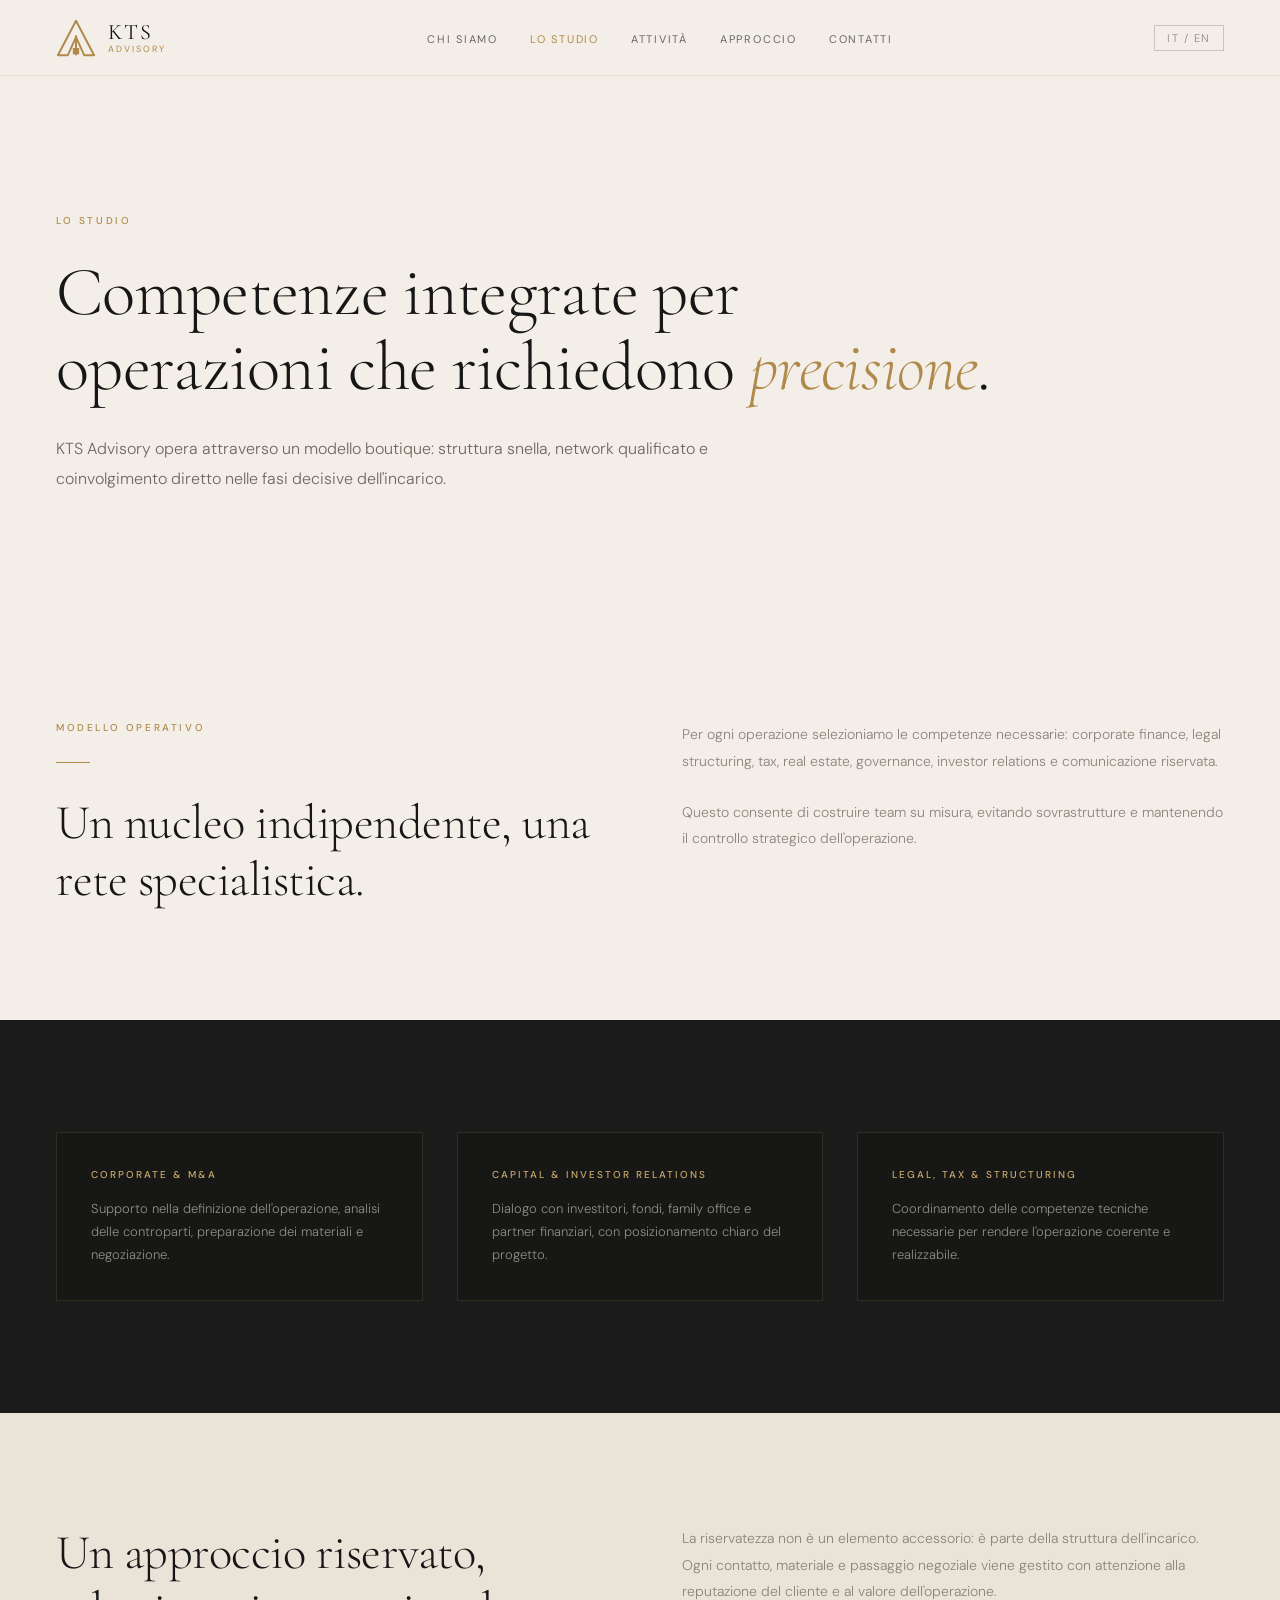
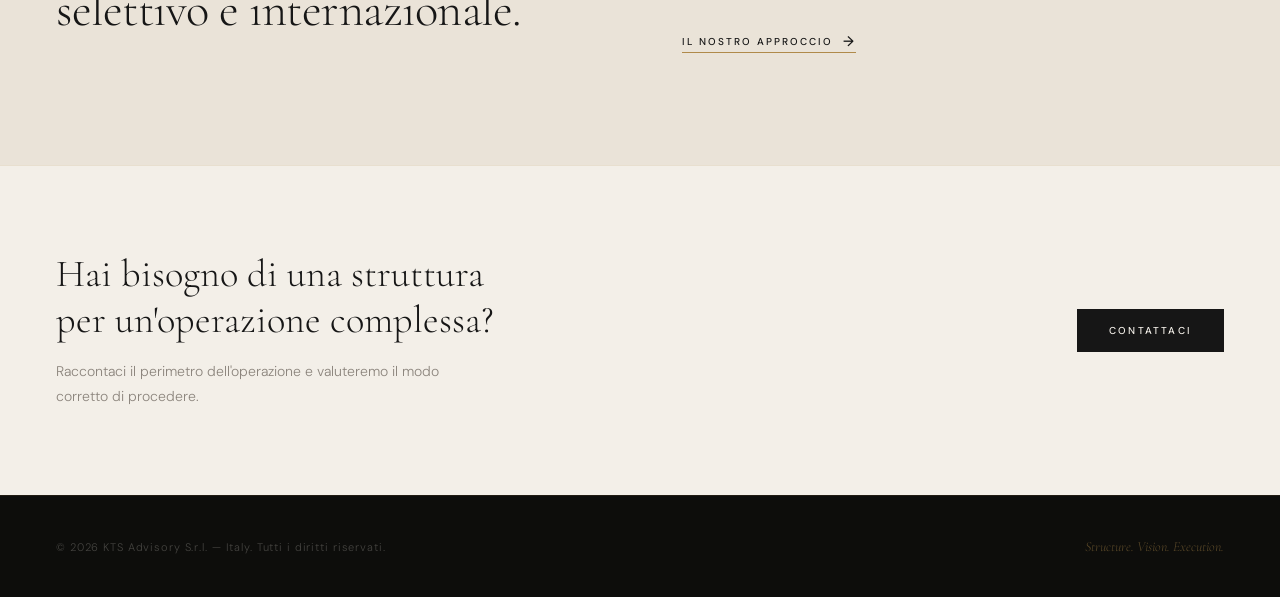
<file: kts-advisory-site/studio.html>
<!DOCTYPE html><html lang="it"><head><meta charset="UTF-8"><meta name="viewport" content="width=device-width, initial-scale=1.0"><title>Lo Studio | KTS Advisory</title><meta name="description" content="Struttura professionale e competenze integrate di KTS Advisory."><link rel="preconnect" href="https://fonts.googleapis.com"><link href="https://fonts.googleapis.com/css2?family=Cormorant+Garamond:ital,wght@0,300;0,400;0,500;1,300;1,400&family=DM+Sans:wght@300;400;500&display=swap" rel="stylesheet"><link rel="stylesheet" href="assets/css/style.css"></head><body>
<nav class="navbar"><a href="index.html" class="logo-wrap"><svg class="logo-icon" viewBox="0 0 44 42" fill="none" xmlns="http://www.w3.org/2000/svg"><polygon points="22,2 2,40 13,40 22,20 31,40 42,40" fill="none" stroke="#B08A4A" stroke-width="2.2" stroke-linejoin="round"/><line x1="22" y1="18" x2="22" y2="40" stroke="#B08A4A" stroke-width="2.2"/><rect x="18.5" y="32" width="7" height="7" fill="#B08A4A"/></svg><span class="logo-text"><span class="logo-kts">KTS</span><span class="logo-adv">Advisory</span></span></a><ul class="nav-links"><li><a href="about.html">Chi siamo</a></li><li><a class="active" href="studio.html">Lo Studio</a></li><li><a href="attivita.html">Attività</a></li><li><a href="approccio.html">Approccio</a></li><li><a href="contatti.html">Contatti</a></li></ul><div class="nav-actions"><a class="nav-lang" href="#">IT / EN</a><button class="mobile-toggle" aria-label="Apri menu"><span></span><span></span><span></span></button></div></nav>
<main><section class="page-hero"><div class="page-hero-inner fade-in"><p class="section-label">Lo Studio</p><h1 class="h1">Competenze integrate per operazioni che richiedono <em>precisione</em>.</h1><p class="body-text large">KTS Advisory opera attraverso un modello boutique: struttura snella, network qualificato e coinvolgimento diretto nelle fasi decisive dell'incarico.</p></div></section>
<section class="section"><div class="grid-2"><div class="fade-in"><p class="section-label">Modello operativo</p><div class="brass-line"></div><h2 class="h2">Un nucleo indipendente, una rete specialistica.</h2></div><div class="fade-in"><p class="body-text">Per ogni operazione selezioniamo le competenze necessarie: corporate finance, legal structuring, tax, real estate, governance, investor relations e comunicazione riservata.</p><p class="body-text">Questo consente di costruire team su misura, evitando sovrastrutture e mantenendo il controllo strategico dell'operazione.</p></div></div></section>
<section class="section dark"><div class="grid-3"><div class="card dark-card fade-in"><p class="card-title">Corporate & M&A</p><p class="card-text">Supporto nella definizione dell'operazione, analisi delle controparti, preparazione dei materiali e negoziazione.</p></div><div class="card dark-card fade-in"><p class="card-title">Capital & Investor Relations</p><p class="card-text">Dialogo con investitori, fondi, family office e partner finanziari, con posizionamento chiaro del progetto.</p></div><div class="card dark-card fade-in"><p class="card-title">Legal, Tax & Structuring</p><p class="card-text">Coordinamento delle competenze tecniche necessarie per rendere l'operazione coerente e realizzabile.</p></div></div></section>
<section class="section ivory-2"><div class="grid-2"><div class="fade-in"><h2 class="h2">Un approccio riservato, selettivo e internazionale.</h2></div><div class="fade-in"><p class="body-text">La riservatezza non è un elemento accessorio: è parte della struttura dell'incarico. Ogni contatto, materiale e passaggio negoziale viene gestito con attenzione alla reputazione del cliente e al valore dell'operazione.</p><a href="approccio.html" class="btn-ghost">Il nostro approccio</a></div></div></section>
<section class="cta-band fade-in"><div><p class="cta-text">Hai bisogno di una struttura<br>per un'operazione complessa?</p><p class="cta-copy">Raccontaci il perimetro dell'operazione e valuteremo il modo corretto di procedere.</p></div><div class="cta-actions"><a href="contatti.html" class="btn-primary">Contattaci</a></div></section></main><footer class="footer"><span class="footer-copy">© 2026 KTS Advisory S.r.l. — Italy. Tutti i diritti riservati.</span><span class="footer-tagline">Structure. Vision. Execution.</span></footer><script src="assets/js/main.js"></script></body></html>
</file>
<file: kts-advisory-site/assets/css/style.css>
*,*::before,*::after{box-sizing:border-box;margin:0;padding:0}
:root{
  --ivory:#F3EFE8;
  --ivory-2:#EAE3D8;
  --carbon:#161616;
  --dark:#0F0F0D;
  --dark-soft:#1B1B1B;
  --brass:#B08A4A;
  --brass-light:#C9A96E;
  --greige:#8B847C;
  --muted:#B8AEA2;
  --serif:'Cormorant Garamond',Georgia,serif;
  --sans:'DM Sans',Arial,sans-serif;
}
html{scroll-behavior:smooth}
body{background:var(--ivory);color:var(--carbon);font-family:var(--sans);font-weight:300;-webkit-font-smoothing:antialiased;text-rendering:optimizeLegibility}
a{color:inherit}
img{max-width:100%;display:block}
::selection{background:var(--brass);color:var(--ivory)}

/* NAV */
.navbar{position:fixed;top:0;left:0;right:0;z-index:100;display:flex;align-items:center;justify-content:space-between;height:76px;padding:0 56px;background:rgba(243,239,232,.94);backdrop-filter:blur(14px);border-bottom:.5px solid rgba(176,138,74,.16)}
.logo-wrap{display:flex;align-items:center;gap:12px;text-decoration:none}
.logo-icon{width:40px;height:38px;flex:0 0 auto}
.logo-text{display:flex;flex-direction:column;line-height:1}
.logo-kts{font-family:var(--serif);font-size:22px;font-weight:400;letter-spacing:.08em;color:var(--carbon)}
.logo-adv{font-size:9px;letter-spacing:.22em;color:var(--brass);text-transform:uppercase;font-weight:400;margin-top:2px}
.nav-links{display:flex;gap:32px;list-style:none;align-items:center}
.nav-links a{font-size:11px;letter-spacing:.16em;text-transform:uppercase;color:var(--carbon);text-decoration:none;font-weight:400;opacity:.62;transition:opacity .2s,color .2s}
.nav-links a:hover,.nav-links a.active{opacity:1;color:var(--brass)}
.nav-actions{display:flex;align-items:center;gap:14px}
.nav-lang{font-size:11px;letter-spacing:.14em;color:var(--greige);text-decoration:none;border:.5px solid rgba(139,132,124,.4);padding:5px 12px;transition:color .2s,border-color .2s}
.nav-lang:hover{color:var(--brass);border-color:var(--brass)}
.mobile-toggle{display:none;background:none;border:none;width:34px;height:34px;cursor:pointer;position:relative}
.mobile-toggle span{display:block;height:1px;background:var(--carbon);margin:7px 0;transition:transform .25s,opacity .25s}

/* LAYOUT */
main{padding-top:76px}
.container{padding-left:56px;padding-right:56px}
.section{padding:112px 56px}
.section-compact{padding:84px 56px}
.grid-2{display:grid;grid-template-columns:1fr 1fr;gap:84px;align-items:start}
.grid-3{display:grid;grid-template-columns:repeat(3,1fr);gap:34px}
.grid-4{display:grid;grid-template-columns:repeat(4,1fr);gap:0}
.section-label{font-size:10px;letter-spacing:.26em;text-transform:uppercase;color:var(--brass);margin-bottom:28px;font-weight:500}
.brass-line{width:34px;height:1px;background:var(--brass);margin-bottom:32px}
.h1,.h2,.h3{font-family:var(--serif);font-weight:300;color:var(--carbon);letter-spacing:-.01em}
.h1{font-size:clamp(46px,5.4vw,76px);line-height:1.08}
.h2{font-size:clamp(34px,3.8vw,54px);line-height:1.16}
.h3{font-size:clamp(26px,2.5vw,38px);line-height:1.2}
em{font-style:italic;color:var(--brass)}
.body-text{font-size:14px;line-height:1.9;color:var(--greige);margin-bottom:24px;font-weight:300}
.body-text.large{font-size:16px;line-height:1.85;color:#6f6861}
.muted{color:var(--greige)}
.dark{background:var(--dark-soft);color:var(--ivory)}
.dark .h1,.dark .h2,.dark .h3{color:var(--ivory)}
.dark .body-text{color:rgba(243,239,232,.58)}
.ivory-2{background:var(--ivory-2)}

/* BUTTONS */
.btn-row{display:flex;align-items:center;gap:30px;flex-wrap:wrap;margin-top:44px}
.btn-primary{display:inline-block;text-decoration:none;border:none;background:var(--carbon);color:var(--ivory);padding:15px 32px;font-size:10px;letter-spacing:.22em;text-transform:uppercase;font-weight:500;transition:background .25s,transform .25s;cursor:pointer}
.btn-primary:hover{background:#000;transform:translateY(-1px)}
.btn-primary.light{background:var(--ivory);color:var(--carbon)}
.btn-primary.light:hover{background:#fff}
.btn-ghost{display:inline-flex;align-items:center;gap:10px;text-decoration:none;color:var(--carbon);border-bottom:.5px solid var(--brass);padding-bottom:4px;font-size:10px;letter-spacing:.2em;text-transform:uppercase;font-weight:500;transition:color .2s}
.btn-ghost:hover{color:var(--brass)}
.btn-ghost::after{content:'→';font-size:14px;line-height:1}
.dark .btn-ghost{color:var(--ivory)}
.dark .btn-ghost:hover{color:var(--brass-light)}

/* HERO */
.hero{min-height:calc(100vh - 76px);display:grid;grid-template-columns:1.05fr .95fr}
.hero-left{display:flex;flex-direction:column;justify-content:center;padding:84px 64px 84px 56px}
.hero-eyebrow{font-size:10px;letter-spacing:.28em;text-transform:uppercase;color:var(--brass);margin-bottom:32px;font-weight:500}
.hero-sub{font-size:15px;line-height:1.9;color:var(--greige);max-width:470px;margin-top:32px;font-weight:300}
.hero-right{position:relative;overflow:hidden;background:var(--dark)}
.hero-bg{position:absolute;inset:0;background:radial-gradient(circle at 30% 22%,rgba(201,169,110,.2),transparent 28%),linear-gradient(160deg,#2a2820 0%,#1a1812 58%,#0e0d0b 100%)}
.hero-bg::after{content:'';position:absolute;inset:0;background:repeating-linear-gradient(0deg,transparent,transparent 60px,rgba(176,138,74,.045) 60px,rgba(176,138,74,.045) 61px),repeating-linear-gradient(90deg,transparent,transparent 60px,rgba(176,138,74,.045) 60px,rgba(176,138,74,.045) 61px)}
.hero-card{position:absolute;left:56px;right:56px;bottom:64px;z-index:2;border:.5px solid rgba(201,169,110,.3);background:rgba(13,13,11,.58);backdrop-filter:blur(8px);padding:34px}
.hero-card-label{font-size:10px;letter-spacing:.24em;text-transform:uppercase;color:var(--brass-light);margin-bottom:18px;font-weight:500}
.hero-card-text{font-family:var(--serif);font-size:clamp(25px,2.6vw,39px);line-height:1.18;color:var(--ivory);font-weight:300}

/* SERVICE STRIP */
.service-strip{background:var(--dark-soft);padding:80px 56px}
.service-strip-grid{display:grid;grid-template-columns:repeat(4,1fr);border-left:.5px solid rgba(176,138,74,.16)}
.service-strip-item{padding:0 32px 0 28px;border-right:.5px solid rgba(176,138,74,.16)}
.service-icon{height:26px;margin-bottom:24px;color:var(--brass)}
.service-title{font-size:10px;letter-spacing:.2em;text-transform:uppercase;color:var(--brass-light);line-height:1.6;margin-bottom:16px;font-weight:500}
.service-desc{font-size:13px;line-height:1.75;color:rgba(243,239,232,.5);font-weight:300}

/* CARDS */
.card{border-top:.5px solid rgba(176,138,74,.24);padding-top:24px}
.card.dark-card{border:.5px solid rgba(176,138,74,.18);padding:34px;background:rgba(15,15,13,.35)}
.card-title{font-size:10px;letter-spacing:.2em;text-transform:uppercase;color:var(--carbon);font-weight:500;margin-bottom:14px;line-height:1.55}
.card-text{font-size:13px;line-height:1.78;color:var(--greige)}
.dark .card-title,.dark-card .card-title{color:var(--brass-light)}
.dark .card-text,.dark-card .card-text{color:rgba(243,239,232,.55)}

/* PAGE HERO */
.page-hero{padding:138px 56px 92px;background:var(--ivory)}
.page-hero-inner{max-width:940px}
.page-hero .body-text{max-width:680px;margin-top:30px}

/* SPLIT */
.split{display:grid;grid-template-columns:1fr 1fr;min-height:520px}
.split-dark{background:var(--dark-soft);padding:82px 64px;display:flex;align-items:flex-end;position:relative;overflow:hidden}
.split-dark::before{content:'';position:absolute;inset:0;background:repeating-linear-gradient(45deg,transparent,transparent 80px,rgba(176,138,74,.035) 80px,rgba(176,138,74,.035) 81px)}
.split-dark-inner{position:relative;z-index:1}
.split-dark .section-label{color:var(--brass-light)}
.split-dark .h2{color:var(--ivory)}
.split-light{padding:82px 64px;display:flex;flex-direction:column;justify-content:center;background:var(--ivory)}

/* PROCESS */
.process-list{display:grid;gap:26px}
.process-item{display:grid;grid-template-columns:64px 1fr;gap:28px;border-bottom:.5px solid rgba(176,138,74,.22);padding-bottom:26px}
.process-num{font-family:var(--serif);font-size:34px;color:var(--brass);font-weight:300;line-height:1}
.process-title{font-size:10px;letter-spacing:.2em;text-transform:uppercase;color:var(--carbon);margin-bottom:10px;font-weight:500}
.process-text{font-size:13px;line-height:1.8;color:var(--greige)}
.dark .process-title{color:var(--brass-light)}
.dark .process-text{color:rgba(243,239,232,.55)}

/* QUOTE BAND */
.quote-band{padding:102px 56px;background:var(--dark-soft);text-align:center}
.quote-text{font-family:var(--serif);font-size:clamp(30px,4vw,58px);font-weight:300;color:var(--ivory);line-height:1.22;max-width:820px;margin:0 auto 58px;font-style:italic}
.stats{display:flex;justify-content:center;gap:78px;border-top:.5px solid rgba(176,138,74,.22);padding-top:54px;flex-wrap:wrap}
.stat-num{font-family:var(--serif);font-size:44px;font-weight:300;color:var(--brass-light);line-height:1;margin-bottom:10px}
.stat-label{font-size:10px;letter-spacing:.2em;text-transform:uppercase;color:rgba(243,239,232,.42);font-weight:500}

/* CTA */
.cta-band{padding:86px 56px;display:flex;align-items:center;justify-content:space-between;border-top:.5px solid rgba(176,138,74,.16);gap:36px}
.cta-text{font-family:var(--serif);font-size:clamp(26px,3vw,42px);font-weight:300;line-height:1.18;color:var(--carbon)}
.cta-copy{font-size:14px;line-height:1.8;color:var(--greige);max-width:430px;margin-top:16px}
.cta-actions{display:flex;align-items:center;gap:28px;flex-wrap:wrap}

/* FORMS */
.contact-grid{display:grid;grid-template-columns:.8fr 1.2fr;gap:80px;align-items:start}
.contact-list{display:grid;gap:28px;margin-top:34px}
.contact-item{border-top:.5px solid rgba(176,138,74,.22);padding-top:18px}
.contact-label{font-size:10px;letter-spacing:.2em;text-transform:uppercase;color:var(--brass);font-weight:500;margin-bottom:8px}
.contact-value{font-size:14px;line-height:1.8;color:var(--greige)}
.form{display:grid;gap:18px}
.form-row{display:grid;grid-template-columns:1fr 1fr;gap:18px}
.input,.textarea,.select{width:100%;border:.5px solid rgba(139,132,124,.35);background:rgba(255,255,255,.28);padding:15px 16px;font-family:var(--sans);font-size:13px;color:var(--carbon);outline:none;transition:border-color .2s,background .2s}
.input:focus,.textarea:focus,.select:focus{border-color:var(--brass);background:rgba(255,255,255,.55)}
.textarea{min-height:140px;resize:vertical}
.form-note{font-size:11px;line-height:1.7;color:var(--greige)}

/* FOOTER */
.footer{background:#0d0d0b;padding:42px 56px;display:flex;align-items:center;justify-content:space-between;border-top:.5px solid rgba(176,138,74,.12);gap:24px}
.footer-copy{font-size:11px;color:rgba(243,239,232,.24);font-weight:300;letter-spacing:.08em}
.footer-tagline{font-family:var(--serif);font-size:14px;font-style:italic;color:rgba(176,138,74,.48)}

/* ANIMATION */
.fade-in{opacity:0;transform:translateY(24px);transition:opacity .7s ease,transform .7s ease}
.fade-in.visible{opacity:1;transform:none}

/* RESPONSIVE */
@media(max-width:1080px){
  .navbar{padding:0 28px}
  .nav-links{position:fixed;top:76px;left:0;right:0;background:rgba(243,239,232,.98);border-bottom:.5px solid rgba(176,138,74,.16);padding:28px;display:none;flex-direction:column;align-items:flex-start;gap:22px}
  .nav-links.open{display:flex}
  .mobile-toggle{display:block}
  .mobile-toggle.open span:nth-child(1){transform:translateY(8px) rotate(45deg)}
  .mobile-toggle.open span:nth-child(2){opacity:0}
  .mobile-toggle.open span:nth-child(3){transform:translateY(-8px) rotate(-45deg)}
  .hero{grid-template-columns:1fr}
  .hero-left{padding:74px 28px}
  .hero-right{min-height:430px}
  .hero-card{left:28px;right:28px;bottom:34px}
  .grid-2,.split,.contact-grid{grid-template-columns:1fr;gap:56px}
  .grid-3{grid-template-columns:1fr 1fr}
  .service-strip-grid{grid-template-columns:1fr 1fr;gap:42px 0}
  .cta-band{align-items:flex-start;flex-direction:column}
}
@media(max-width:680px){
  .section,.section-compact,.page-hero,.service-strip,.quote-band,.cta-band,.footer,.split-dark,.split-light{padding-left:28px;padding-right:28px}
  .grid-3,.service-strip-grid,.form-row{grid-template-columns:1fr}
  .service-strip-grid{border-left:none}
  .service-strip-item{border-right:none;border-bottom:.5px solid rgba(176,138,74,.16);padding:0 0 28px}
  .process-item{grid-template-columns:48px 1fr;gap:18px}
  .stats{flex-direction:column;gap:34px}
  .footer{flex-direction:column;align-items:flex-start}
  .nav-lang{display:none}
}
</file>
